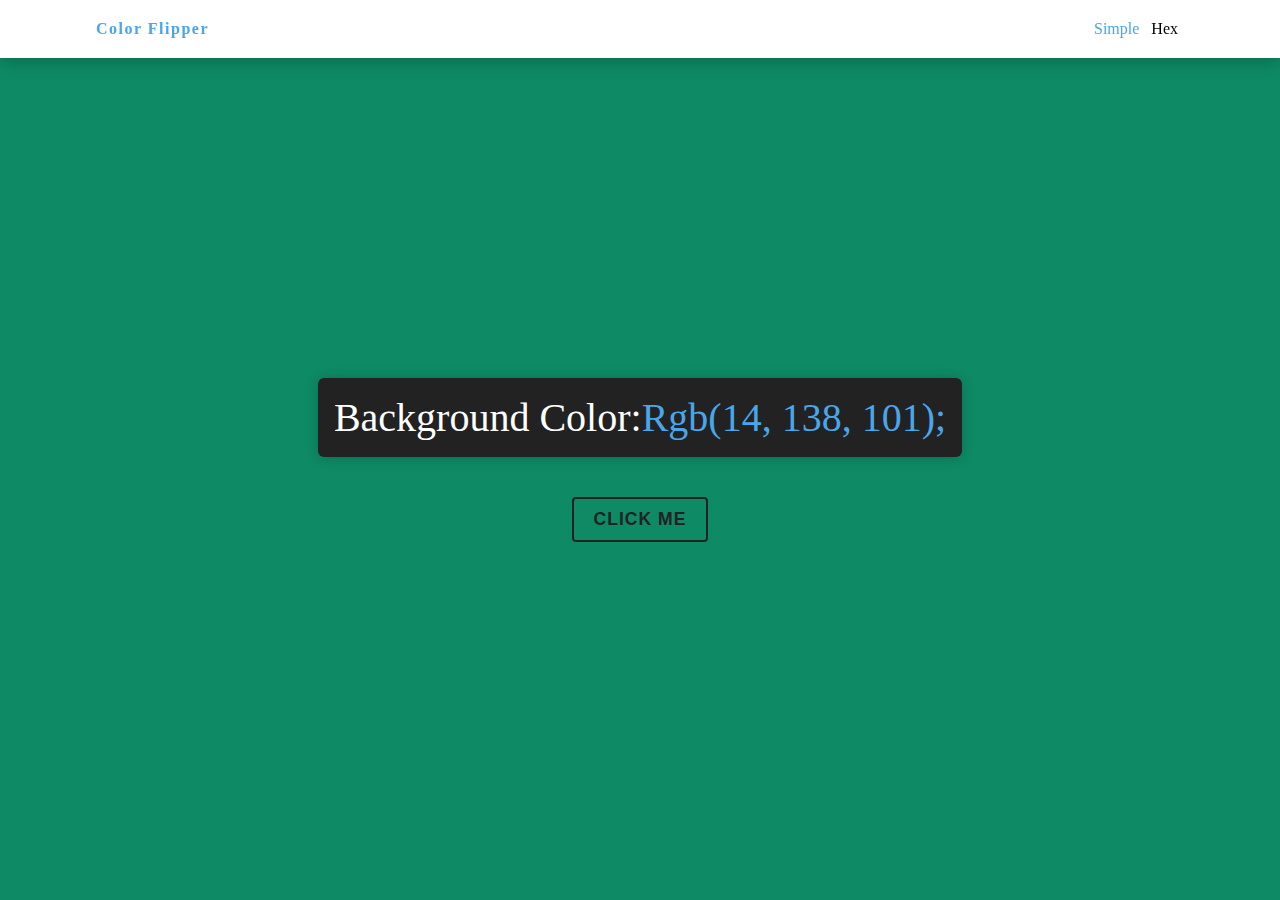
<file: color_flipper/index.html>
<!DOCTYPE html>
<html lang="en">
<head>
    <meta charset="UTF-8">
    <meta name="viewport" content="width=device-width, initial-scale=1.0">
    <title>Color Flipper</title>
    <link rel="stylesheet" href="style.css" />
</head>
<body>
    <!-- Content -->
    <main id="mainApp">
        <!-- Header -->
        <header id="appHeader">
            <div class="header-inner flex-row">
                <span class="logo">Color Flipper</span>
                <nav>
                    <ul class="color-modes flex-row">
                        <li id="simpleMode" class="active-mode">Simple</li>
                        <li id="hexMode">Hex</li>
                    </ul>
                </nav>
            </div>

        </header>
        <!-- Body -->
        <div id="appBody">
            <div class="upper-section flex-column">
                <div class="upper-section-inner flex-column">
                    <span class="current-color flex-row">Background Color: <strong> rgb(14, 138, 101);</strong></span>
                    <button id="changeBColorBtn">Click Me</button>
                </div>
            </div>
        </div>
    </main>
    <!-- scripts -->
    <script src="script.js"></script>
</body>
</html>
</file>
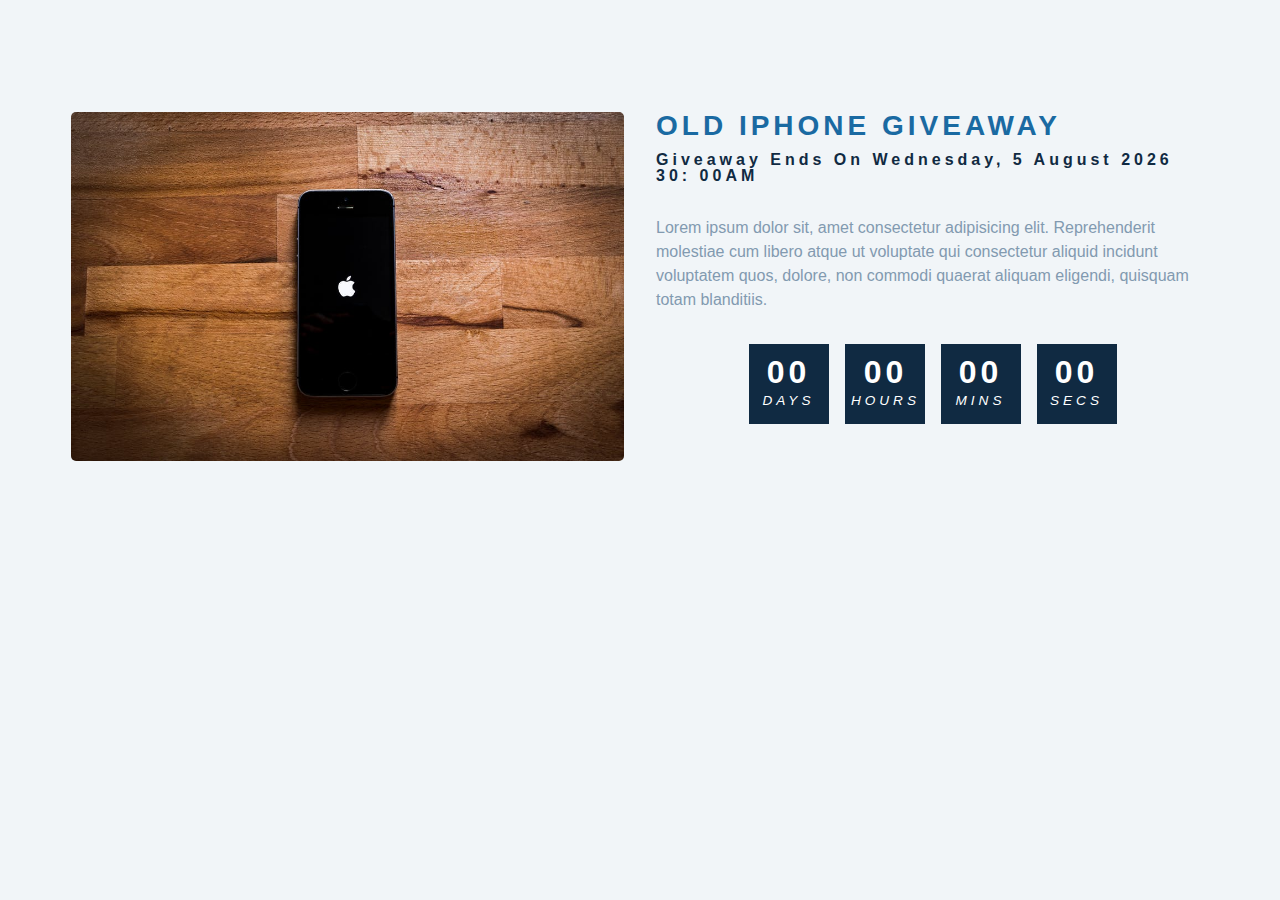
<file: countdown_timer/index.html>
<!DOCTYPE html>
<html lang="en">

<head>
    <meta charset="UTF-8">
    <meta name="viewport" content="width=device-width, initial-scale=1.0">
    <title>Countdown Timer</title>
    <!-- styles -->
    <link rel="stylesheet" href="style.css" />
</head>

<body>
    <!-- main app -->
    <main id="mainApp">
        <div id="appBody">
          <section class="giveaway-section">
                <img src="Assets/Images/gift.jpeg"  alt="giveaway iPhone" loading="lazy"/>
                <div class="giveaway-info-container">
                    <!-- section header -->
                    <div class="giveaway-info-header">
                        <h3>Old iphone giveaway</h3>
                        <h4>giveaway Ends On <span id="deadlineTime">Tuesday, 16 November 2021</span>AM</h4>   
                    </div>
                    <!-- section description -->
                    <p class="giveaway-description">Lorem ipsum dolor sit, amet consectetur adipisicing elit. Reprehenderit molestiae cum libero atque ut voluptate qui consectetur aliquid incidunt voluptatem quos, dolore, non commodi quaerat aliquam eligendi, quisquam totam blanditiis.</p>
                    <!-- section countdown cards -->
                    <div class="giveaway-countdowns flex-row">
                        <div class="deadline-card">
                            <div class="deadline-inner">
                                <h4 id="days">00</h4>
                                <i>Days</i>
                            </div>
                        </div>
                        <div class="deadline-card">
                            <div class="deadline-inner">
                                <h4 id="hours">00</h4>
                                <i>Hours</i>  
                            </div>
                        </div>
                        <div class="deadline-card">
                            <div class="deadline-inner">
                                <h4 id="minutes">00</h4>
                                <i>Mins</i>    
                            </div>
                        </div>
                        <div class="deadline-card">
                            <div class="deadline-inner">
                                <h4 id="seconds">00</h4>
                                <i>Secs</i>  
                            </div>
                        </div>
                    </div>
                </div>

          </section>
        </div>
    </main>
    <!-- scripts -->
    <script defer src="script.js"></script>
</body>

</html>
</file>
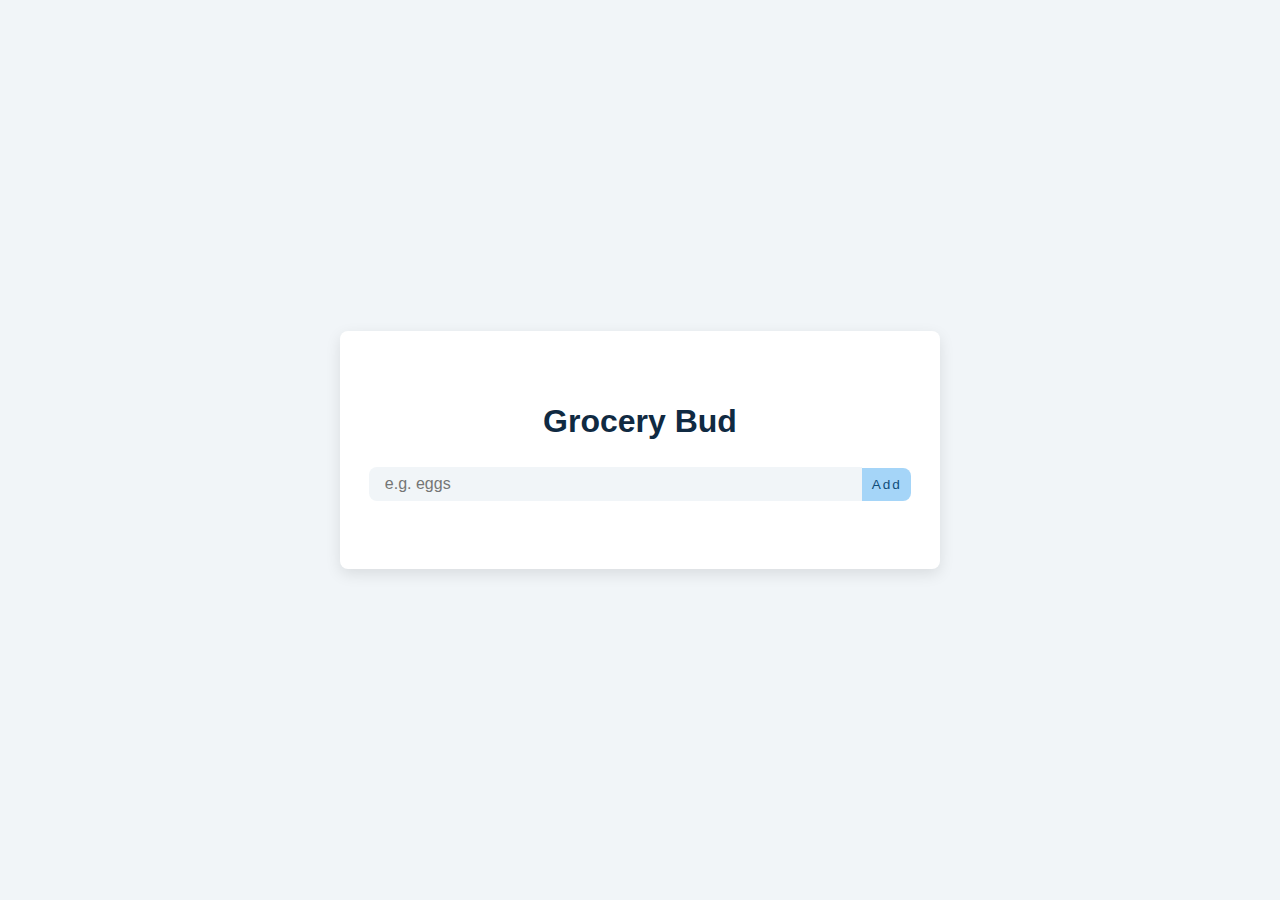
<file: grocery_crud/index.html>
<!DOCTYPE html>
<html lang="en">

<head>
    <meta charset="UTF-8">
    <meta name="viewport" content="width=device-width, initial-scale=1.0">
    <title>Grocery Crud</title>
    <!-- styles -->
    <link rel="stylesheet" href="style.css" />
    <!-- fontawesome -->
    <link rel="stylesheet" href="../fontawesome-free-5.15.4-web/css/all.min.css" />
    <!-- fonts -->
    <link href="https://fonts.googleapis.com/css?family=Great+Vibes&amp;display=swap" rel="stylesheet">
</head>

<body>
    <!-- main app -->
    <main id="mainApp">
        <div class="app-container">
            <div class="grocery-card">
                <div id="alertMsg" class="message success">
                    <p>error</p>
                </div>
                <!-- app title -->
                <h1>Grocery Bud</h1>
                <!-- form -->
                <form id="groceryForm" class="flex-row">
                    <input type="text" placeholder="e.g. eggs" id="groceryInput" />
                    <input type="submit" role="button" value="Add"  />
                </form>
                <!-- added items -->
                <ul id="groceryItems" class="flex-column">
                    <!-- items will be generated dynamically using js -->
                </ul>
                <div class="clear">
                     <span id="clearItems">Clear Items</span>
                </div>
            </div>
        </div>
    </main>
    <!-- scripts -->
    <script defer src="script.js"></script>
</body>

</html>
</file>
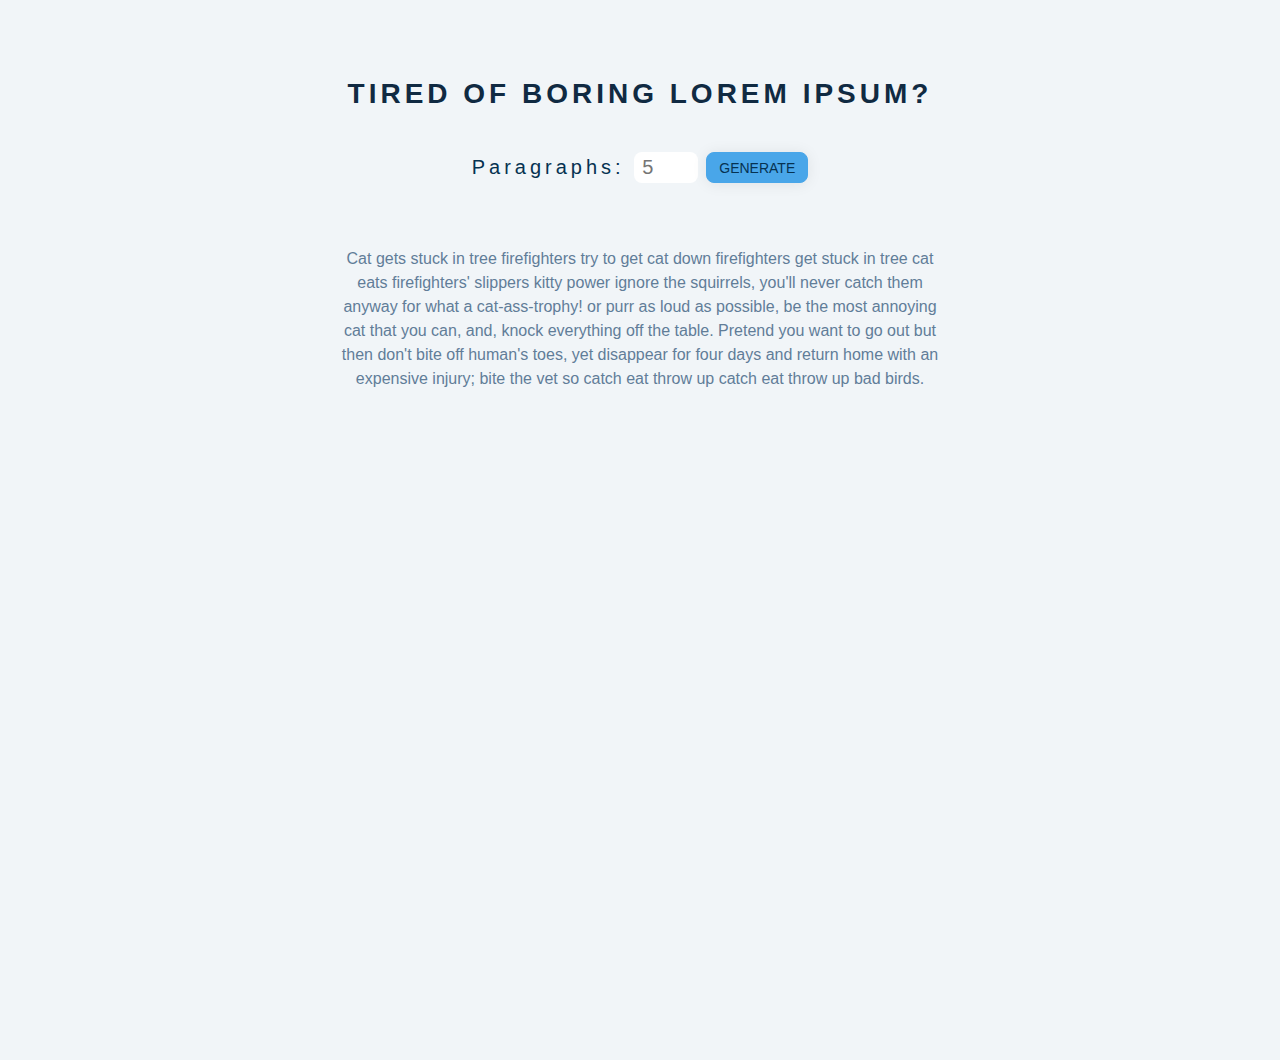
<file: lorem_ipsum/index.html>
<!DOCTYPE html>
<html lang="en">

<head>
    <meta charset="UTF-8">
    <meta name="viewport" content="width=device-width, initial-scale=1.0">
    <title>Lorem Ipsum</title>
    <!-- styles -->
    <link rel="stylesheet" href="style.css" />
</head>

<body>
    <!-- main app -->
    <main id="mainApp">
        <div id="appBody">
            <section class="paragraphs-section">
                    <h3 class="app-title">TIRED OF BORING LOREM IPSUM?</h3>
                    <form class="paragraph-form flex-row">
                        <label for="amount">Paragraphs:</label>
                        <input type="number" id="amount" class="paragraphs-input" min="0" max="10" name="amount" placeholder="5"/>
                        <input type="submit" role="button" value="Generate" class="generate-btn" />
                    </form>
                    <ul class="paragraphs-list">
                        <li><p>Cat gets stuck in tree firefighters try to get cat down firefighters get stuck in tree cat eats firefighters' slippers kitty power ignore the squirrels, you'll never catch them anyway for what a cat-ass-trophy! or purr as loud as possible, be the most annoying cat that you can, and, knock everything off the table. Pretend you want to go out but then don't bite off human's toes, yet disappear for four days and return home with an expensive injury; bite the vet so catch eat throw up catch eat throw up bad birds.</p></li>
                    </ul>
            </section>

            
        </div>
    </main>
    <!-- scripts -->
    <script defer src="script.js"></script>
</body>

</html>
</file>
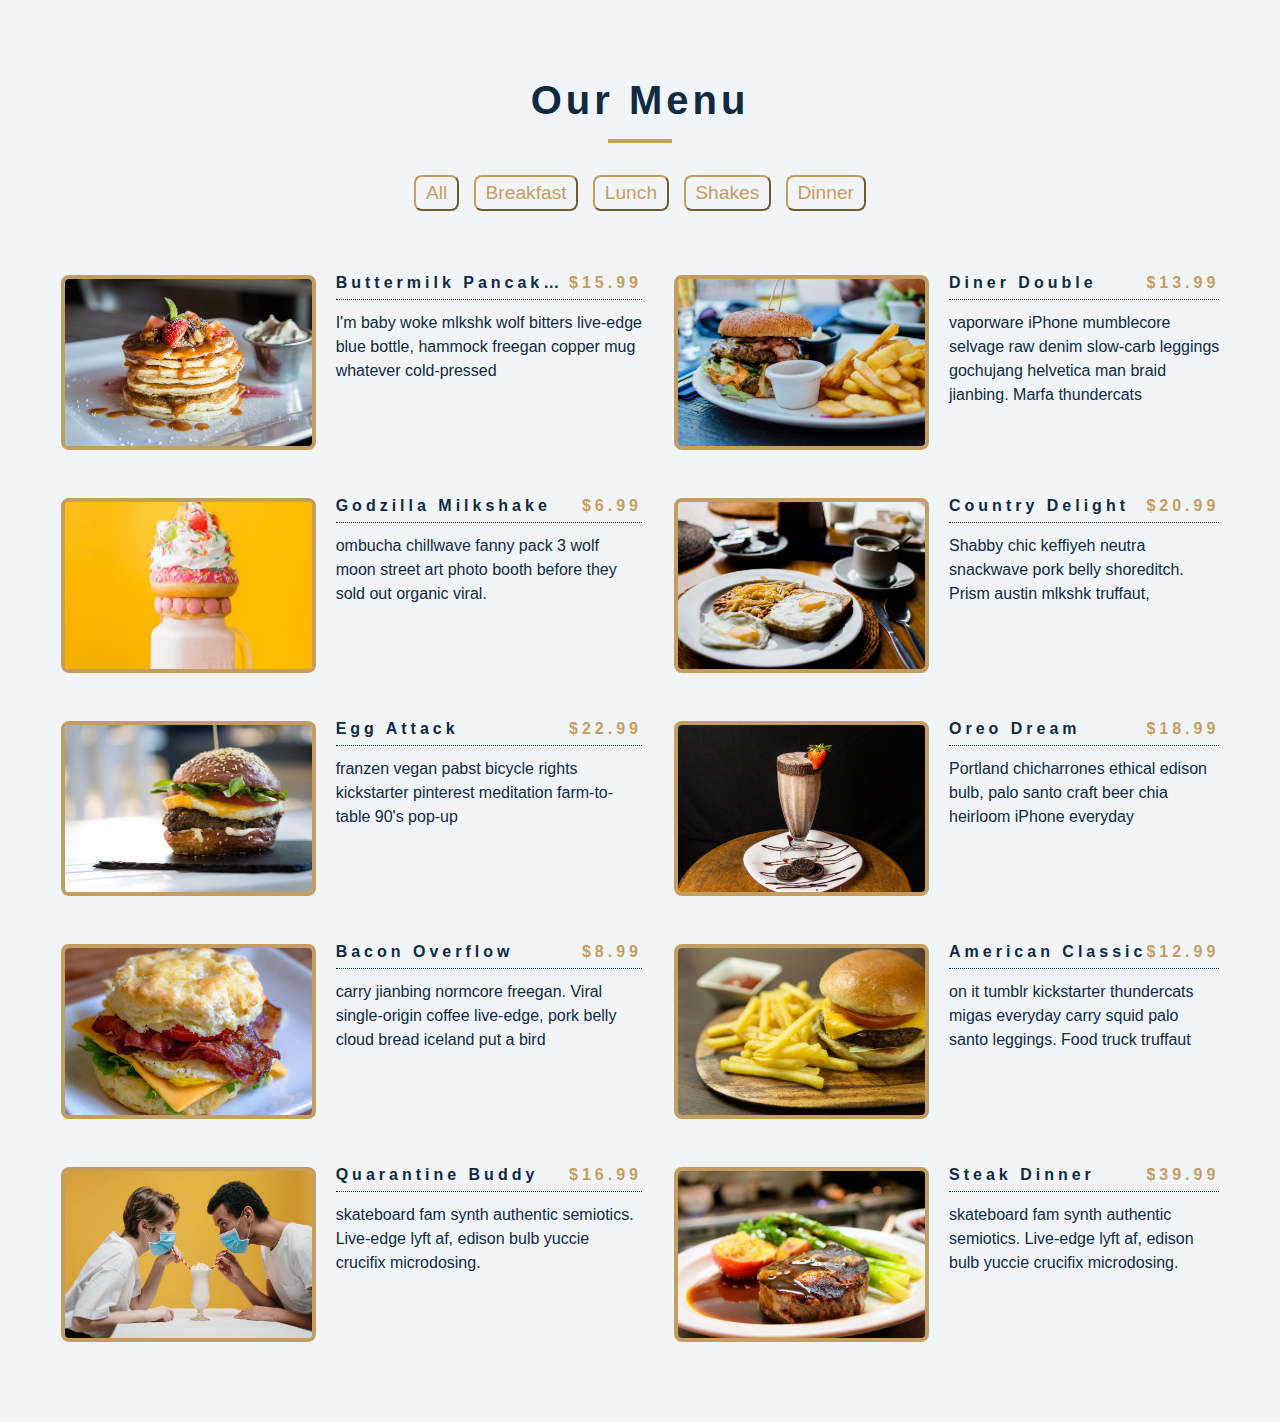
<file: menu/index.html>
<!DOCTYPE html>
<html lang="en">

<head>
    <meta charset="UTF-8">
    <meta name="viewport" content="width=device-width, initial-scale=1.0">
    <title>Menu</title>
    <!-- styles -->
    <link rel="stylesheet" href="style.css" />
</head>

<body>
    <!-- main app -->
    <main id="mainApp">
        <div id="appBody">
            <div class="section-title">
                <h1>Our Menu</h1>
                <div class="title-underline"></div>
            </div>
            <div class="tools-box flex-row">
                    <button data-id="all">All</button>
                    <button data-id="breakfast">Breakfast</button>
                    <button data-id="lunch">Lunch</button>
                    <button data-id="shakes">Shakes</button>
                    <button data-id="dinner">Dinner</button>
            </div>
            <div id="menuList">
                <ul id="menuUL"></ul>
            </div>
        </div>
    </main>
    <!-- scripts -->
    <script defer src="script.js"></script>
</body>

</html>
</file>
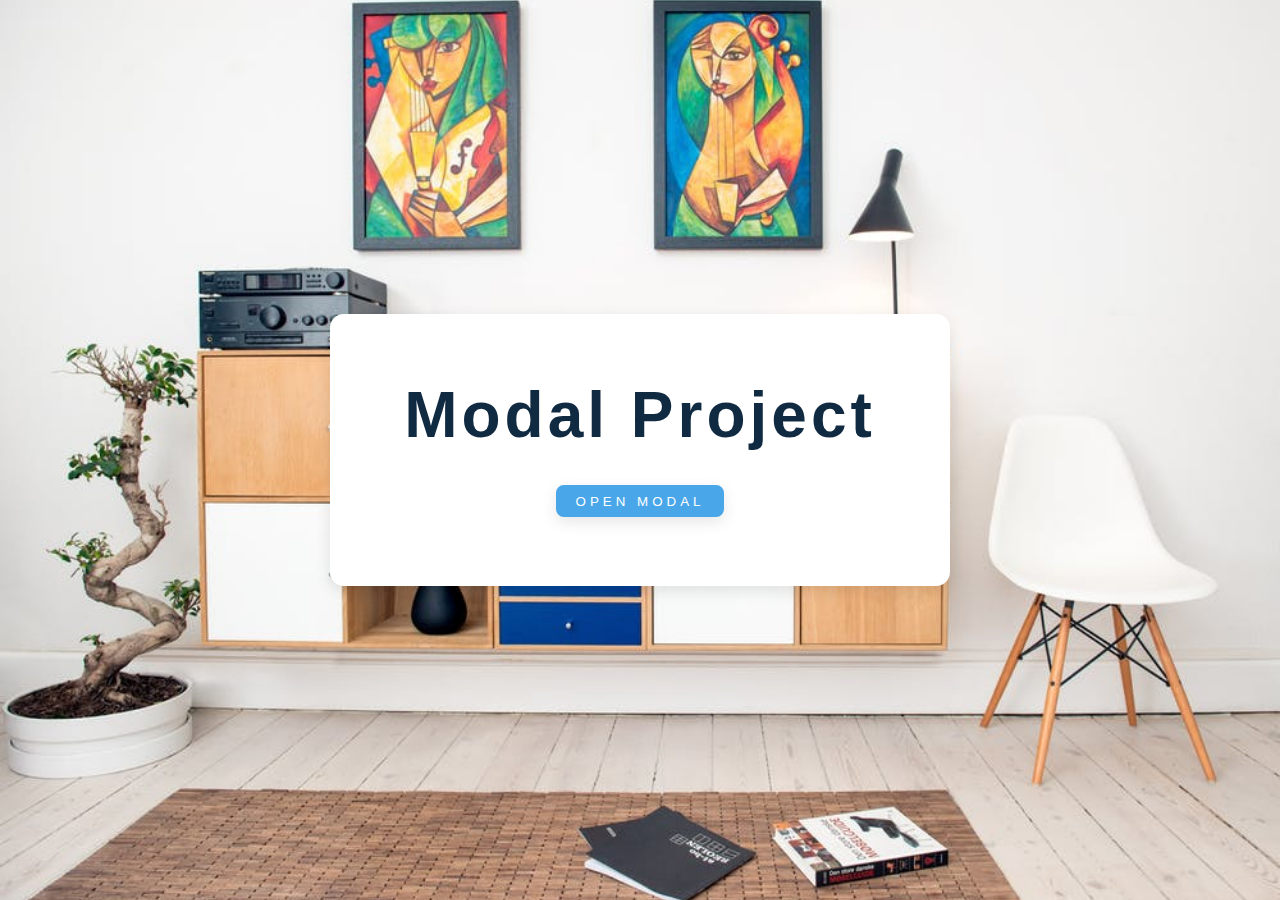
<file: modal/index.html>
<!DOCTYPE html>
<html lang="en">
<head>
    <meta charset="UTF-8">
    <meta name="viewport" content="width=device-width, initial-scale=1.0">
    <title>Modal</title>
    <!-- styles -->
    <link rel="stylesheet" href="style.css" />
</head>
<body>
    <!-- modal(s) -->
    <div id="mainModal">
        <div id="backdrop" class="backdrop"></div>
        <div class="modal-inner">
                <div class="modal-content card">
                    <!-- modal header -->
                    <div class="modal-header flex-row">
                        <span id="closeModal">&times;</span>
                    </div>
                    <!-- modal body -->
                    <div class="modal-body">
                        <h1>Modal Content</h1>
                    </div>
                    <!-- modal footer -->
                    <div class="modal-footer"></div>
                </div>
        </div>
    </div>
    <!-- main app -->
    <main id="mainApp" class="flex-column">
        <!-- header -->
        <header class="main-header"></header>
        <!-- app body -->
        <div id="appBody">
            <div class="hero">
                <div class="hero-inner card">
                    <h1>Modal Project</h1>
                    <div class="btns-box flex-column">
                        <button id="openModal">Open modal</button>
                    </div>
                </div>
            </div>
        </div>
    </main>
    <!-- scripts -->
    <script defer src="script.js"></script>
</body>
</html>
</file>
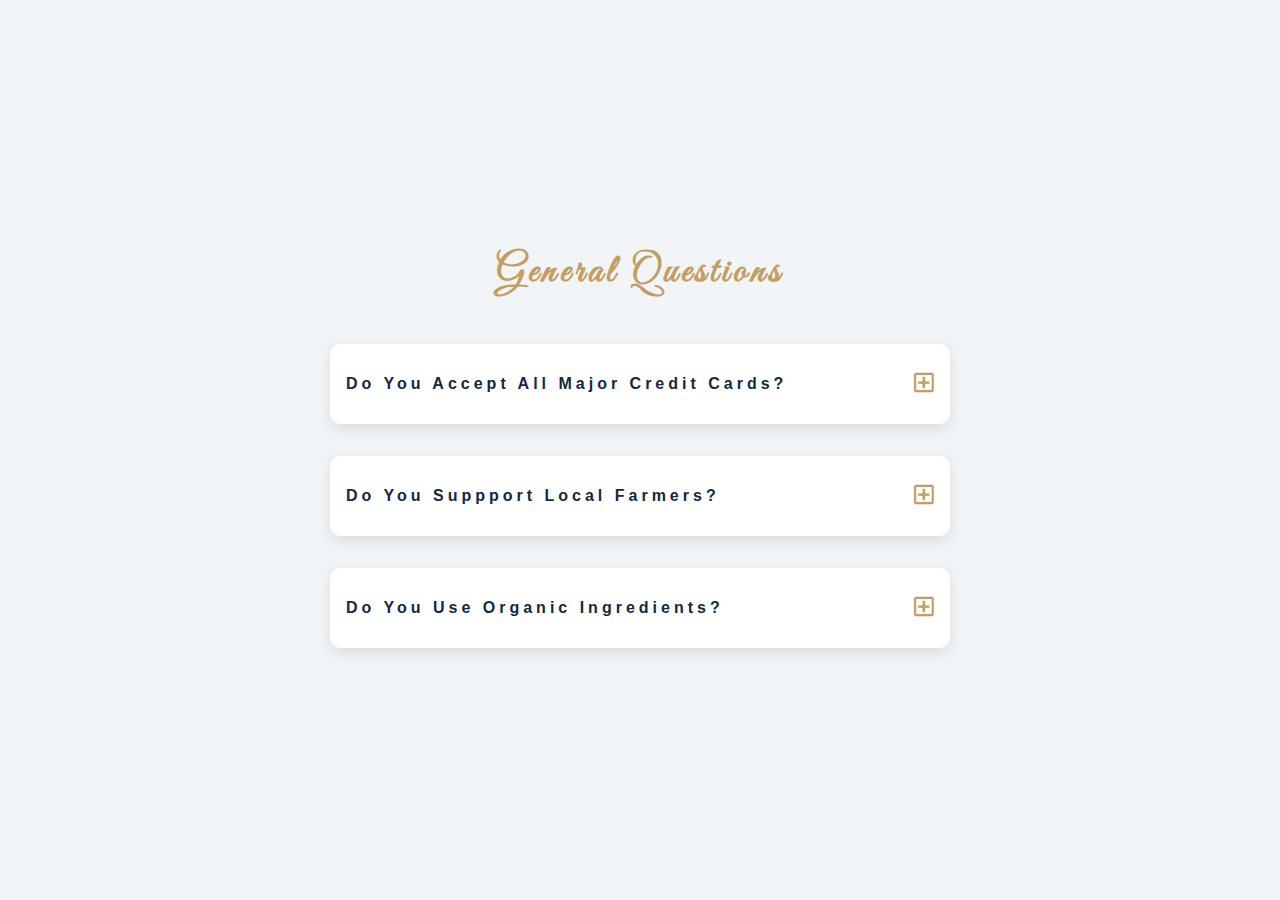
<file: questions/index.html>
<!DOCTYPE html>
<html lang="en">

<head>
    <meta charset="UTF-8">
    <meta name="viewport" content="width=device-width, initial-scale=1.0">
    <title>Q & A</title>
    <!-- styles -->
    <link rel="stylesheet" href="style.css" />
    <!-- fontawesome -->
    <link rel="stylesheet" href="../fontawesome-free-5.15.4-web/css/all.min.css" />
    <!-- fonts -->
    <link href="https://fonts.googleapis.com/css?family=Great+Vibes&amp;display=swap" rel="stylesheet">
</head>

<body>
    <!-- main app -->
    <main id="mainApp">
        <div class="questions-container">
            <div class="questions-inner">
                <!-- main title -->
                <h1>General Questions</h1>
                <!-- questions list -->
                <ul class="quiz-items flex-column">
                    <!-- question #1 -->
                    <li class="quiz-container">
                        <div class="quiz-header flex-row">
                            <!-- question title -->
                            <h5 class="quiz">Do You Accept All Major Credit Cards?</h5>
                            <button class="quiz-btn">
                                <i class="far fa-plus-square"></i>
                                <i class="far fa-minus-square"></i>
                            </button>
                        </div>
                        <!-- answer -->
                        <div class="answer">
                            Lorem ipsum dolor sit amet, consectetur adipisicing elit. Est dolore illo dolores quia nemo
                            doloribus quaerat, magni numquam repellat reprehenderit.
                        </div>
                    </li>
                    <!-- question #2 -->
                    <li class="quiz-container">
                        <div class="quiz-header flex-row">
                            <!-- question title -->
                            <h5 class="quiz">Do You Suppport Local Farmers?</h5>
                            <button class="quiz-btn">
                                <i class="far fa-plus-square"></i>
                                <i class="far fa-minus-square"></i>
                            </button>
                        </div>
                        <!-- answer -->
                        <div class="answer">
                            Lorem ipsum dolor sit amet, consectetur adipisicing elit. Est dolore illo dolores quia nemo
                            doloribus quaerat, magni numquam repellat reprehenderit.
                        </div>
                    </li>
                    <!-- question #3 -->
                    <li class="quiz-container">
                        <div class="quiz-header flex-row">
                            <!-- question title -->
                            <h5 class="quiz">Do You Use Organic Ingredients?</h5>
                            <button class="quiz-btn">
                                <i class="far fa-plus-square"></i>
                                <i class="far fa-minus-square"></i>
                            </button>
                        </div>
                        <!-- answer -->
                        <div class="answer">
                            Lorem ipsum dolor sit amet, consectetur adipisicing elit. Est dolore illo dolores quia nemo
                            doloribus quaerat, magni numquam repellat reprehenderit.
                        </div>
                    </li>

                </ul>
            </div>
        </div>
    </main>
    <!-- scripts -->
    <script defer src="script.js"></script>
</body>

</html>
</file>
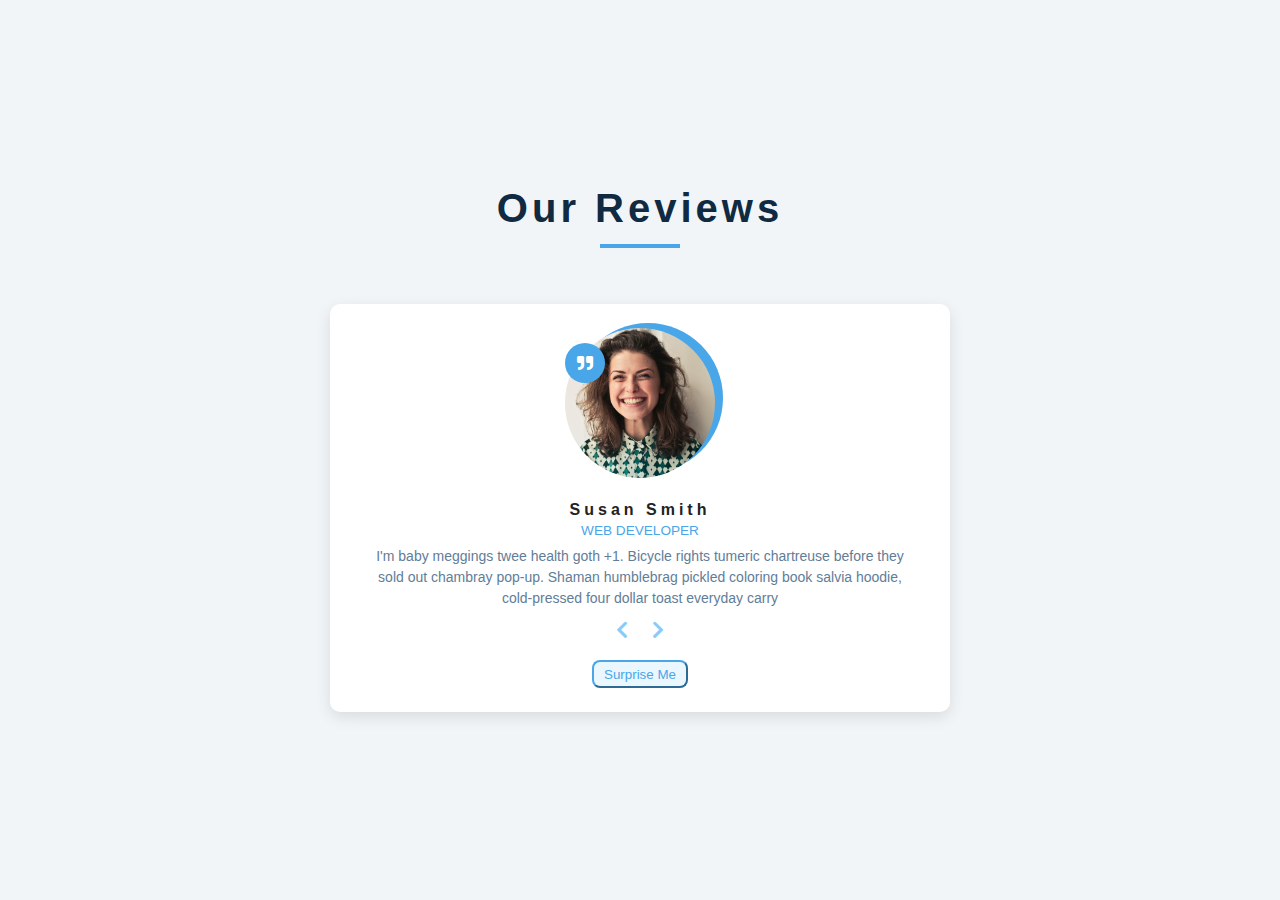
<file: reviews/index.html>
<!DOCTYPE html>
<html lang="en">
<head>
    <meta charset="UTF-8">
    <meta name="viewport" content="width=device-width, initial-scale=1.0">
    <title>Reviews/Quotes</title>
    <!-- styles -->
    <link rel="stylesheet" href="style.css" />
    <!-- font awesome -->
    <link rel="stylesheet" href="../fontawesome-free-5.15.4-web/css/all.min.css" />
</head>
<body>
    <!-- main app -->
    <main id="mainApp" class="flex-column">
        <div class="app-inner">
            <!-- title -->
            <h1 class="title">
                Our Reviews
                <span class="title-underline" aria-label="decorative underline"></span>
            </h1>
            <!-- review card -->
            <article id="reviewCard" class="review-card">
                <div class="img-container">
                   <img id="authorImg" class="user-img" src="Assets/People/person-1_rfzshl.jpeg" alt="Susan Smith"/>   
                </div>
                <div class="review-inner">
                    <h4 id="author">Susan Smith</h4>
                    <h5 id="role">Web developer</h5>
                    <p id="quote">I'm baby meggings twee health goth +1. Bicycle rights tumeric chartreuse before they sold out chambray pop-up. Shaman humblebrag pickled coloring book salvia hoodie, cold-pressed four dollar toast everyday carry</p>
                    <!-- swipe to buttons -->
                    <div class="switch-btns">
                        <button id="swipeLeft"><i class="fas fa-chevron-left"></i></button>
                        <button id="swipeRight"><i class="fas fa-chevron-right"></i></button>
                    </div>
                    <!-- random button -->
                    <button id="randomBtn">Surprise Me</button>
                </div>
            </article>
        </div>
    </main>
    <!-- scripts -->
    <script defer src="script.js"></script>
</body>
</html>
</file>
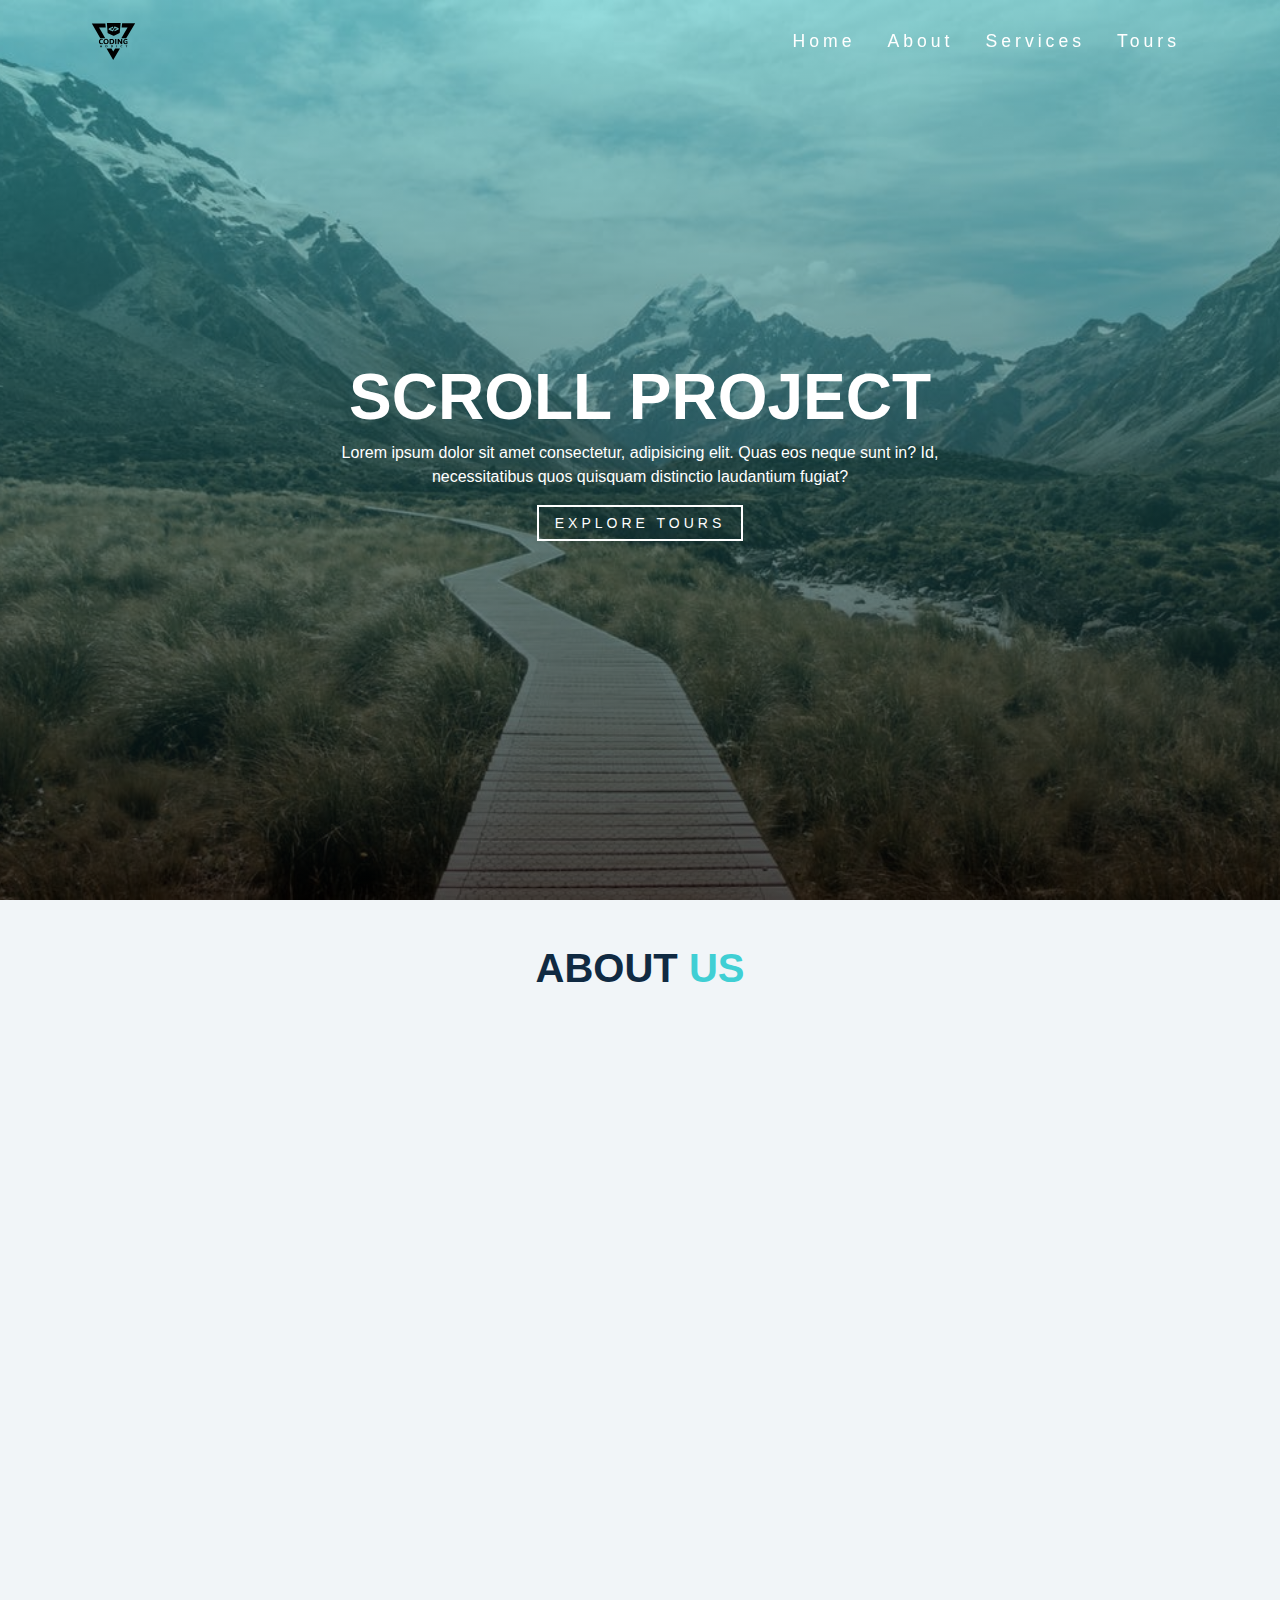
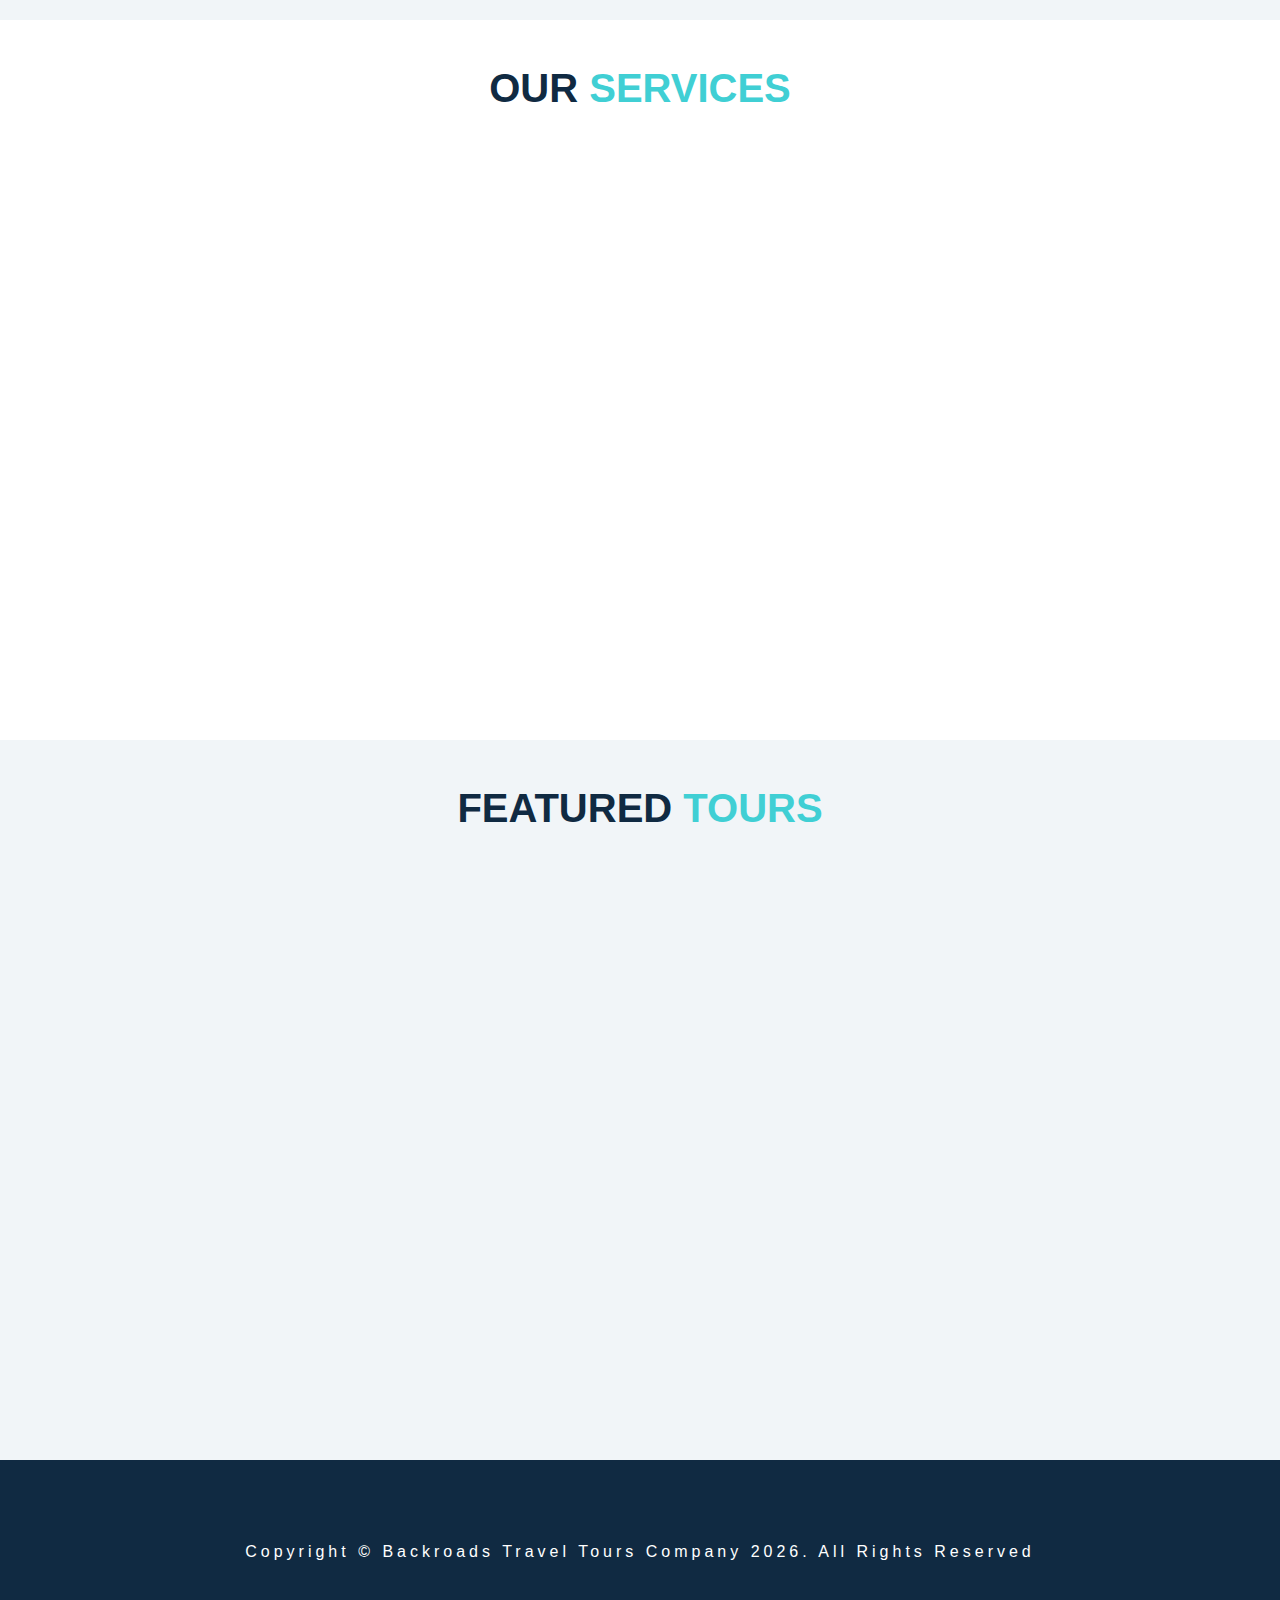
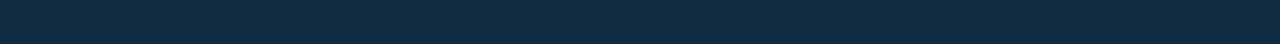
<file: scroll/index.html>
<!DOCTYPE html>
<html lang="en">

<head>
    <meta charset="UTF-8">
    <meta name="viewport" content="width=device-width, initial-scale=1.0">
    <title>Scroll</title>
    <!-- styles -->
    <link rel="stylesheet" href="style.css" />
    <!-- fontawesome -->
    <link rel="stylesheet" href="../fontawesome-free-5.15.4-web/css/all.min.css" />
    <!-- fonts -->
    <link href="https://fonts.googleapis.com/css?family=Great+Vibes&amp;display=swap" rel="stylesheet">
</head>

<body>
    <!-- modals & fixed buttons -->
    <span id="scrollMeUp"><i class="fas fa-arrow-circle-up"></i></span>
    <!-- main app -->
    <main id="mainApp">
        <!-- header -->
        <header id="mainHeader" class="flex-row">
            <div class="header-inner flex-row">
                    <div class="logo-container flex-row">
                        <img class="logo" src="Assets/Images/logo.svg" alt="logo" loading="lazy"/>
                        <span class="menu-btn" id="menuBtn"><i class="fas fa-bars"></i></span>
                    </div>
                    <nav class="navbar" id="navContainer">
                        <ul class="nav-links flex-row">
                            <li><a href="#home" class="nav-link">Home</a></li>
                            <li><a href="#about" class="nav-link">About</a></li>
                            <li><a href="#services" class="nav-link">Services</a></li>
                            <li><a href="#tours" class="nav-link">Tours</a></li>
                        </ul>
                    </nav>   
            </div>
        </header>  
        <!-- hero -->
        <section id="home" class="hero">
            <div class="hero-inner">
                <h2>SCROLL PROJECT</h2>
                <p>Lorem ipsum dolor sit amet consectetur, adipisicing elit. Quas eos neque sunt in? Id, necessitatibus quos quisquam distinctio laudantium fugiat?</p>
                <a href="#tours" class="explore-btn">Explore Tours</a>
            </div>
        </section> 
        <!-- website sections -->
        <section id="about" class="about-us home-section">
            <h3 class="section-title">About <span>Us</span></h3>
        </section>
        <section id="services" class="services home-section">
            <h3 class="section-title">Our <span>Services</span></h3>
        </section>
        <section id="tours" class="tours home-section">
            <h3 class="section-title">Featured <span>Tours</span></h3>
        </section>
        
    </main>
    <!-- footer -->
    <footer class="footer">
        <p>Copyright © Backroads Travel Tours Company <span id="year">2021</span>. All Rights Reserved</p>
    </footer>
    <!-- scripts -->
    <script defer src="script.js"></script>
</body>

</html>
</file>
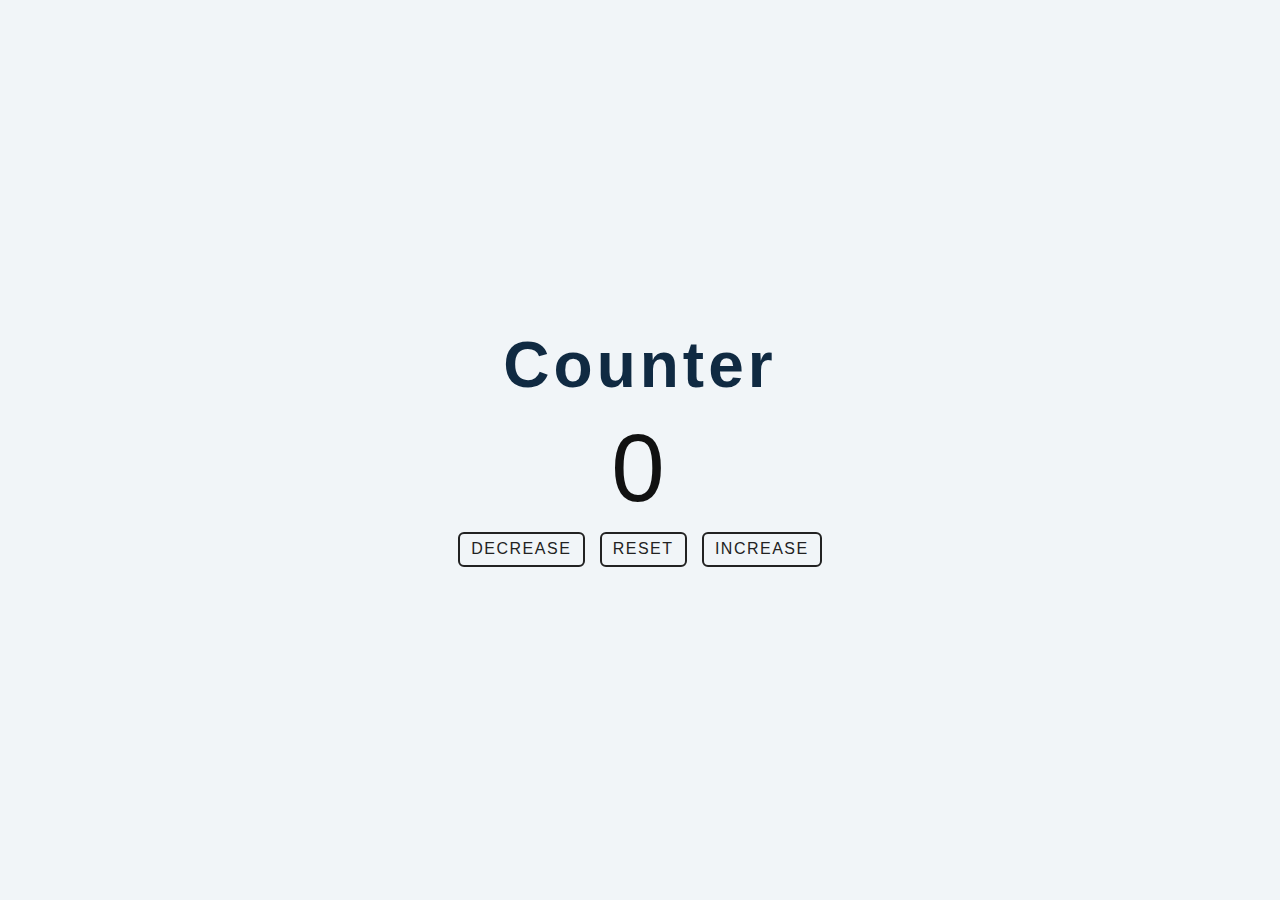
<file: simple_counter/index.html>
<!DOCTYPE html>
<html lang="en">
<head>
    <meta charset="UTF-8">
    <meta name="viewport" content="width=device-width, initial-scale=1.0">
    <title>Simple Counter</title>
    <link rel="stylesheet" href="style.css"/>
</head>
<body>
    <main id="mainApp" class="flex-column">
        <div class="counter-inner flex-column">
            <h1>Counter</h1>
            <span class="current-count">0</span>
            <div class="control-btns flex-row">
                <button id="decreaseBtn">Decrease</button>
                <button id="resetBtn">Reset</button>
                <button id="increaseBtn">Increase</button>
            </div>
        </div>
    </main>
    <!-- scripts -->
    <script defer src="script.js"></script>
</body>
</html>
</file>
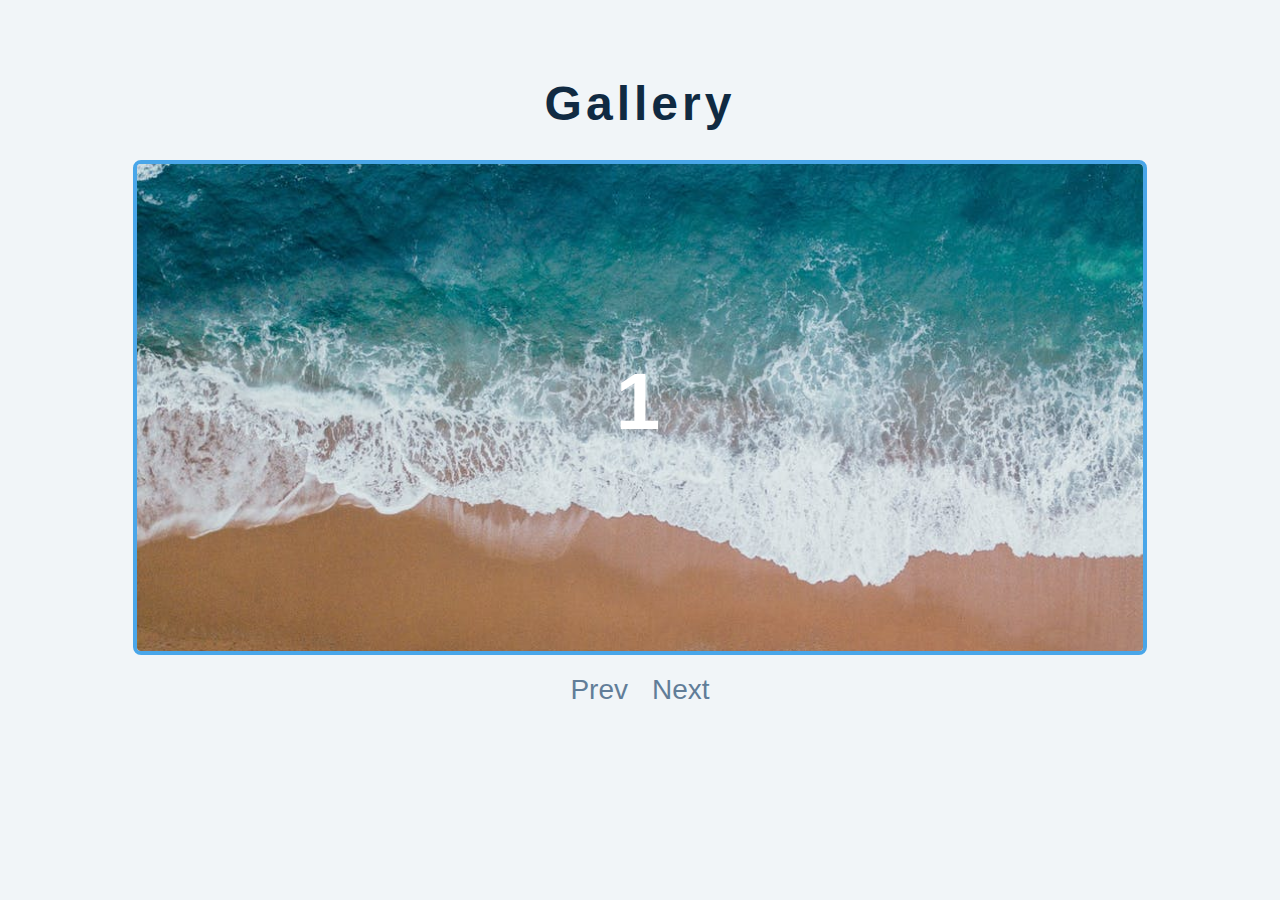
<file: slider/index.html>
<!DOCTYPE html>
<html lang="en">

<head>
    <meta charset="UTF-8">
    <meta name="viewport" content="width=device-width, initial-scale=1.0">
    <title>Slider</title>
    <!-- styles -->
    <link rel="stylesheet" href="style.css" />
</head>

<body>
    <!-- main app -->
    <main id="mainApp">
        <div id="appBody">
            <h1>Gallery</h1>
            <section class="slider-section">
                <!-- slides -->
                <ul class="slider-items-list">
                    <!-- first slide -->
                    <li class="slider-item">
                        <div class="slider-container">
                            <img src="Assets/Images/img-1.jpeg" alt="beach" loading="lazy">
                            <div class="slider-item-inner flex-column">
                                <h2 class="slider-number">1</h2>
                            </div>
                        </div>
                    </li>
                    <!-- second slide -->
                    <li class="slider-item">
                        <div class="slider-container">
                            <img src="Assets/Images/img-2.jpeg" alt="beach" loading="lazy">
                            <div class="slider-item-inner flex-column">
                                <h2 class="slider-number">2</h2>
                            </div>
                        </div>
                    </li>
                    <!-- third slide -->
                    <li class="slider-item">
                        <div class="slider-container">
                            <img src="Assets/Images/img-3.jpeg" alt="beach" loading="lazy">
                            <div class="slider-item-inner flex-column">
                                <h2 class="slider-number">3</h2>
                            </div>
                        </div>
                    </li>
                    <!-- forth slide -->
                    <li class="slider-item">
                        <div class="slider-container">
                            <img src="Assets/Images/img-4.jpeg" alt="beach" loading="lazy">
                            <div class="slider-item-inner flex-column">
                                <h2 class="slider-number">4</h2>
                            </div>
                        </div>
                    </li>
                    <!-- forth slide -->
                    <li class="slider-item">
                        <div class="slider-container">
                            <img src="Assets/Images/img-5.jpeg" alt="beach" loading="lazy">
                            <div class="slider-item-inner flex-column">
                                <h2 class="slider-number">5</h2>
                            </div>
                        </div>
                    </li>
                </ul>
                <!-- tool box -->
                <div class="slider-btns flex-row">
                    <button role="button" data-direction="left" class="prevSlide">
                        Prev
                    </button>
                    <button role="button" data-direction="right" class="nextSlide">
                        Next
                    </button>
                </div>
            </section>
        </div>
    </main>
    <!-- scripts -->
    <script defer src="script.js"></script>
</body>

</html>
</file>
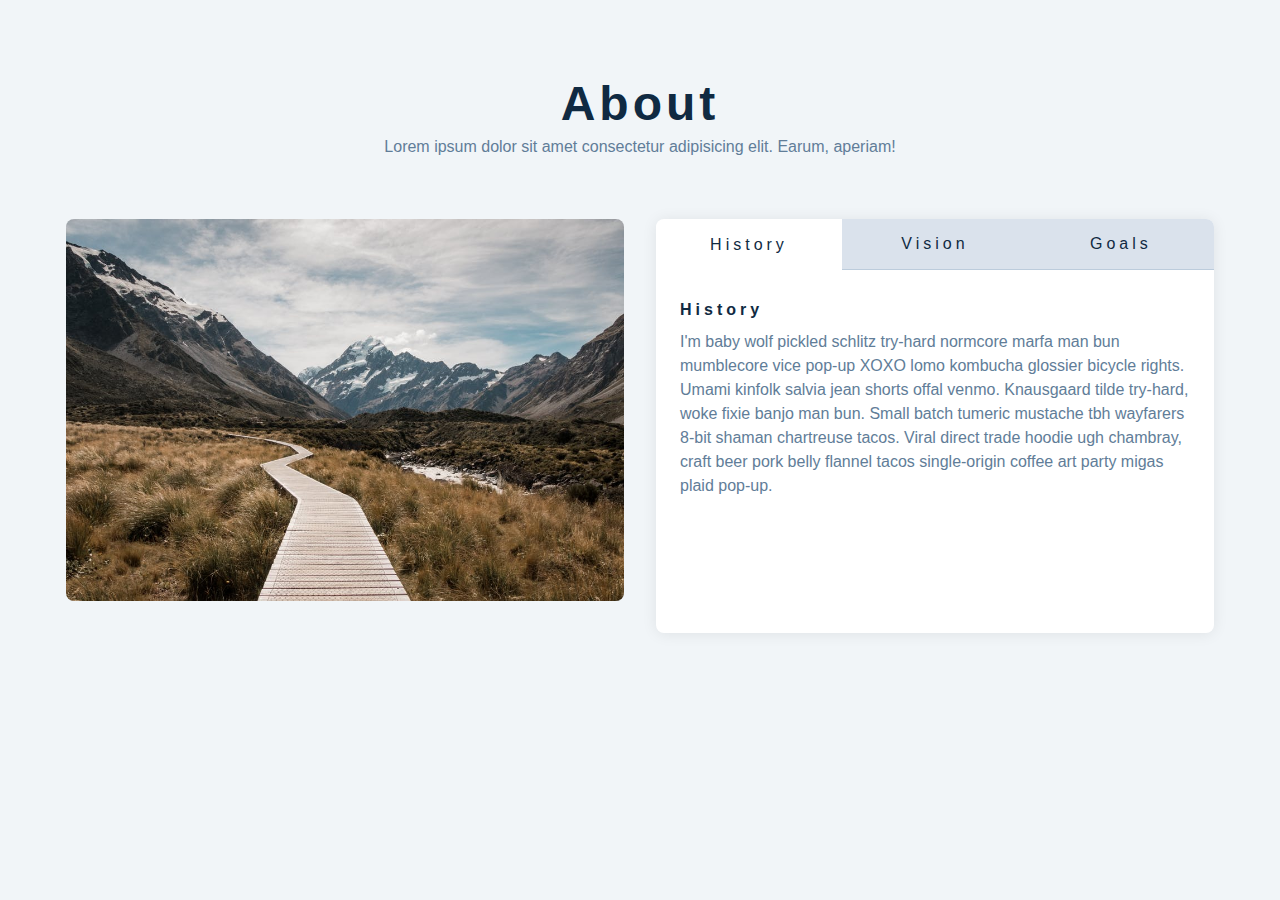
<file: tabs/index.html>
<!DOCTYPE html>
<html lang="en">

<head>
    <meta charset="UTF-8">
    <meta name="viewport" content="width=device-width, initial-scale=1.0">
    <title>Tabs</title>
    <!-- styles -->
    <link rel="stylesheet" href="style.css" />
</head>

<body>
    <!-- main app -->
    <main id="mainApp">
        <div id="appBody">
           <div class="title-box">
                <h1>About</h1>
                <p>Lorem ipsum dolor sit amet consectetur adipisicing elit. Earum, aperiam!</p>
           </div>
           <div class="app-inner">
                <img src="Assets/Images/hero-bcg.jpeg" alt="mountains" loading="lazy"/>
                <section class="tabs-section">
                        <div class="tabs-header" id="tabsHeader">
                            <button data-id="history" class="active-tab">History</button>
                            <button data-id="vision">Vision</button>
                            <button data-id="goals">Goals</button>
                        </div>
                        <div class="current-tab-body" id="tabsBody">
                            <!-- dynamic data flow -->
                        </div>
                </section>
           </div>
        </div>
    </main>
    <!-- scripts -->
    <script defer src="script.js"></script>
</body>

</html>
</file>
<file: color_flipper/style.css>
* {
  margin: 0;
  padding: 0;
  -webkit-box-sizing: border-box;
          box-sizing: border-box;
}

html, body {
  width: 100%;
}

body {
  margin: 0;
  overflow-x: hidden;
}

:root {
  --clr-black: #222;
  --clr-white: #fff;
  --clr-blue: hsl(205, 78%, 60%);
  --container-side-paddings: 6rem;
  --trans-quick: all 0.2s linear;
}

.flex-row {
  display: -webkit-box;
  display: -ms-flexbox;
  display: flex;
  -webkit-box-orient: horizontal;
  -webkit-box-direction: normal;
      -ms-flex-direction: row;
          flex-direction: row;
}

.flex-column {
  display: -webkit-box;
  display: -ms-flexbox;
  display: flex;
  -webkit-box-orient: vertical;
  -webkit-box-direction: normal;
      -ms-flex-direction: column;
          flex-direction: column;
}

#mainApp #appHeader {
  background-color: var(--clr-white);
  position: fixed;
  top: 0;
  left: 0;
  width: 100%;
  z-index: 20;
  -webkit-box-shadow: 0 5px 15px rgba(0, 0, 0, 0.2);
          box-shadow: 0 5px 15px rgba(0, 0, 0, 0.2);
}

#mainApp #appHeader .header-inner {
  margin: 0 auto;
  padding: 0 var(--container-side-paddings);
  width: 100%;
  -webkit-box-align: center;
      -ms-flex-align: center;
          align-items: center;
  -webkit-box-pack: justify;
      -ms-flex-pack: justify;
          justify-content: space-between;
}

#mainApp #appHeader .header-inner .logo {
  color: var(--clr-blue);
  font-size: 1rem;
  font-weight: 600;
  letter-spacing: 1.5px;
}

#mainApp #appHeader .header-inner nav ul.color-modes {
  list-style: none;
  padding: 0;
}

#mainApp #appHeader .header-inner nav ul.color-modes .active-mode {
  color: var(--clr-blue);
}

#mainApp #appHeader .header-inner nav ul.color-modes li {
  padding: 20px 6px;
  margin-left: 10px;
  text-transform: capitalize;
  -webkit-transition: var(--trans-quick);
  transition: var(--trans-quick);
  cursor: pointer;
}

#mainApp #appHeader .header-inner nav ul.color-modes li:last-of-type {
  margin-left: 0;
}

#mainApp #appBody {
  background-color: #0e8a65;
  width: 100%;
}

#mainApp #appBody .upper-section {
  padding-top: 20px;
  min-height: 100vh;
  width: 100%;
  height: 100%;
  -webkit-box-align: center;
      -ms-flex-align: center;
          align-items: center;
  -webkit-box-pack: center;
      -ms-flex-pack: center;
          justify-content: center;
}

#mainApp #appBody .upper-section .upper-section-inner {
  display: inline;
}

#mainApp #appBody .upper-section .upper-section-inner .current-color {
  -webkit-box-pack: center;
      -ms-flex-pack: center;
          justify-content: center;
  -ms-flex-wrap: wrap;
      flex-wrap: wrap;
  background-color: var(--clr-black);
  border-radius: 6px;
  padding: 1rem;
  font-size: 2.5rem;
  margin-bottom: 2.5rem;
  font-weight: 500;
  color: var(--clr-white);
  -webkit-box-shadow: 0px 1px 13px rgba(0, 0, 0, 0.2);
          box-shadow: 0px 1px 13px rgba(0, 0, 0, 0.2);
  overflow-x: hidden;
}

#mainApp #appBody .upper-section .upper-section-inner .current-color strong {
  font-size: inherit;
  font-weight: inherit;
  color: var(--clr-blue);
  text-transform: capitalize;
}

#mainApp #appBody .upper-section .upper-section-inner button#changeBColorBtn {
  padding: 0.6rem 1.2rem;
  border-radius: 4px;
  text-transform: uppercase;
  background-color: transparent;
  font-family: "Roboto", sans-serif;
  color: var(--clr-black);
  letter-spacing: 1px;
  -webkit-transition: var(--trans-quick);
  transition: var(--trans-quick);
  display: -webkit-box;
  display: -ms-flexbox;
  display: flex;
  margin: 0 auto;
  cursor: pointer;
  border: 2px solid var(--clr-black);
  font-weight: 600;
  font-size: 1.1rem;
}

#mainApp #appBody .upper-section .upper-section-inner button#changeBColorBtn:hover {
  background-color: var(--clr-black);
  color: var(--clr-white);
}

@media only screen and (max-width: 800px) {
  :root {
    --container-side-paddings: 2rem;
  }
}

@media only screen and (max-width: 670px) {
  :root {
    --container-side-paddings: 1rem;
  }
  #mainApp #appBody .upper-section .upper-section-inner {
    width: 90%;
  }
  #mainApp #appBody .upper-section .upper-section-inner .current-color {
    font-size: 1.5rem;
  }
  #mainApp #appBody .upper-section .upper-section-inner button#changeBColorBtn {
    font-size: 1rem;
  }
}
/*# sourceMappingURL=style.css.map */
</file>
<file: countdown_timer/style.css>
*, ::after, ::before {
  margin: 0;
  padding: 0;
  -webkit-box-sizing: border-box;
          box-sizing: border-box;
}

html, body {
  width: 100%;
}

:root {
  --clr-primary-1: hsl(205, 86%, 17%);
  --clr-primary-2: hsl(205, 77%, 27%);
  --clr-primary-3: hsl(205, 72%, 37%);
  --clr-primary-4: hsl(205, 63%, 48%);
  --clr-primary-5: hsl(205, 78%, 60%);
  --clr-primary-6: hsl(205, 89%, 70%);
  --clr-primary-7: hsl(205, 90%, 76%);
  --clr-primary-8: hsl(205, 86%, 81%);
  --clr-primary-9: hsl(205, 90%, 88%);
  --clr-primary-10: hsl(205, 100%, 96%);
  --clr-grey-1: hsl(209, 61%, 16%);
  --clr-grey-2: hsl(211, 39%, 23%);
  --clr-grey-3: hsl(209, 34%, 30%);
  --clr-grey-4: hsl(209, 28%, 39%);
  --clr-grey-5: hsl(210, 22%, 49%);
  --clr-grey-6: hsl(209, 23%, 60%);
  --clr-grey-7: hsl(211, 27%, 70%);
  --clr-grey-8: hsl(210, 31%, 80%);
  --clr-grey-9: hsl(212, 33%, 89%);
  --clr-grey-10: hsl(210, 36%, 96%);
  --clr-white: #fff;
  --clr-red-dark: hsl(360, 67%, 44%);
  --clr-red-light: hsl(360, 71%, 66%);
  --clr-green-dark: hsl(125, 67%, 44%);
  --clr-green-light: hsl(125, 71%, 66%);
  --clr-black: #222;
  --clr-gold: #c59d5f;
  --ff-primary: "Roboto", sans-serif;
  --ff-secondary: "Open Sans", sans-serif;
  --transition: all 0.3s linear;
  --spacing: 0.25rem;
  --radius: 0.5rem;
  --slight-shadow: 0 1px 15px rgba(0, 0, 0, 0.08);
  --light-shadow: 0 5px 15px rgba(0, 0, 0, 0.1);
  --dark-shadow: 0 5px 15px rgba(0, 0, 0, 0.2);
  --max-width: 1170px;
  --fixed-width: 620px;
}

body {
  overflow-x: hidden;
  background-color: var(--clr-grey-10);
  color: var(--clr-grey-1);
  line-height: 1.5;
}

body, h1, h2, h3, h4, h5, h6, p {
  font-family: var(--ff-secondary);
}

.flex-row {
  display: -webkit-box;
  display: -ms-flexbox;
  display: flex;
  -webkit-box-orient: horizontal;
  -webkit-box-direction: normal;
      -ms-flex-direction: row;
          flex-direction: row;
}

.flex-column {
  display: -webkit-box;
  display: -ms-flexbox;
  display: flex;
  -webkit-box-orient: vertical;
  -webkit-box-direction: normal;
      -ms-flex-direction: column;
          flex-direction: column;
}

.main-container {
  padding: 1rem;
  margin: 0 auto;
  max-width: var(--max-width);
}

#mainApp {
  width: 100%;
}

#mainApp #appBody {
  width: 100%;
  padding: 5rem 0;
}

#mainApp #appBody .giveaway-section {
  width: 95vw;
  padding: 2rem 1rem;
  max-width: var(--max-width);
  margin: 0 auto;
}

#mainApp #appBody .giveaway-section img {
  width: 100%;
  -o-object-fit: cover;
     object-fit: cover;
  border-radius: 5px;
  margin-bottom: 2rem;
  max-height: 400px;
  min-height: 300px;
}

#mainApp #appBody .giveaway-section .giveaway-info-container {
  place-items: center;
}

#mainApp #appBody .giveaway-section .giveaway-info-container .giveaway-info-header h3 {
  color: var(--clr-primary-3);
  text-transform: uppercase;
}

#mainApp #appBody .giveaway-section .giveaway-info-container .giveaway-description {
  margin: 2rem 0;
  color: var(--clr-grey-6);
}

#mainApp #appBody .giveaway-section .giveaway-info-container .giveaway-countdowns {
  -webkit-box-align: center;
      -ms-flex-align: center;
          align-items: center;
  -ms-flex-wrap: wrap;
      flex-wrap: wrap;
}

#mainApp #appBody .giveaway-section .giveaway-info-container .giveaway-countdowns > .deadline-card {
  background-color: var(--clr-grey-1);
  color: var(--clr-white);
  display: inline;
  padding: 0.3rem 0.4rem;
  margin-right: 1rem;
  margin-bottom: 0.3rem;
  display: -ms-grid;
  display: grid;
  place-items: center;
  text-align: center;
  height: 5rem;
  width: 5rem;
  overflow: hidden;
}

#mainApp #appBody .giveaway-section .giveaway-info-container .giveaway-countdowns > .deadline-card:last-of-type {
  margin-right: 0;
}

#mainApp #appBody .giveaway-section .giveaway-info-container .giveaway-countdowns > .deadline-card h4 {
  font-size: 2rem;
  margin-bottom: 0.2rem;
}

#mainApp #appBody .giveaway-section .giveaway-info-container .giveaway-countdowns > .deadline-card i {
  font-size: 0.85rem;
  font-style: none;
  font-weight: 300;
  text-transform: uppercase;
  letter-spacing: var(--spacing);
  display: block;
}

h1 {
  color: var(--clr-grey-1);
  font-size: 3rem;
}

h4 {
  font-size: 0.875rem;
}

h1, h2, h3, h4 {
  letter-spacing: var(--spacing);
  text-transform: capitalize;
  margin-bottom: 0.75rem;
}

@media only screen and (min-width: 900px) {
  h3 {
    font-size: 1.75rem;
  }
  h4 {
    font-size: 1rem;
  }
  #mainApp #appBody .giveaway-section {
    display: -ms-grid;
    display: grid;
    -ms-grid-columns: 1fr 1fr;
        grid-template-columns: 1fr 1fr;
    -webkit-column-gap: 2rem;
            column-gap: 2rem;
  }
  h1, h2, h3, h4, h5, h6 {
    line-height: 1;
  }
}

@media only screen and (max-width: 670px) {
  .main-container {
    width: 99%;
    padding: 0;
  }
  h1 {
    font-size: 2rem;
  }
  h2 {
    font-size: 1.7rem;
  }
  h3 {
    font-size: 1.4rem;
  }
  h4 {
    font-size: 1.1rem;
  }
  h5 {
    font-size: 0.9rem;
  }
  h6 {
    font-size: 0.8rem;
  }
  #mainApp #appBody .giveaway-section {
    width: 100%;
  }
}
/*# sourceMappingURL=style.css.map */
</file>
<file: grocery_crud/style.css>
*, ::after, ::before {
  margin: 0;
  padding: 0;
  -webkit-box-sizing: border-box;
          box-sizing: border-box;
}

html, body {
  width: 100%;
}

:root {
  --clr-primary-1: hsl(205, 86%, 17%);
  --clr-primary-2: hsl(205, 77%, 27%);
  --clr-primary-3: hsl(205, 72%, 37%);
  --clr-primary-4: hsl(205, 63%, 48%);
  --clr-primary-5: hsl(205, 78%, 60%);
  --clr-primary-6: hsl(205, 89%, 70%);
  --clr-primary-7: hsl(205, 90%, 76%);
  --clr-primary-8: hsl(205, 86%, 81%);
  --clr-primary-9: hsl(205, 90%, 88%);
  --clr-primary-10: hsl(205, 100%, 96%);
  --clr-grey-1: hsl(209, 61%, 16%);
  --clr-grey-2: hsl(211, 39%, 23%);
  --clr-grey-3: hsl(209, 34%, 30%);
  --clr-grey-4: hsl(209, 28%, 39%);
  --clr-grey-5: hsl(210, 22%, 49%);
  --clr-grey-6: hsl(209, 23%, 60%);
  --clr-grey-7: hsl(211, 27%, 70%);
  --clr-grey-8: hsl(210, 31%, 80%);
  --clr-grey-9: hsl(212, 33%, 89%);
  --clr-grey-10: hsl(210, 36%, 96%);
  --clr-white: #fff;
  --clr-red-dark: hsl(360, 67%, 44%);
  --clr-red-light: hsl(360, 71%, 66%);
  --clr-green-dark: hsl(125, 67%, 44%);
  --clr-green-light: hsl(125, 71%, 66%);
  --clr-black: #222;
  --clr-gold: #c59d5f;
  --ff-primary: "Roboto", sans-serif;
  --ff-secondary: "Open Sans", sans-serif;
  --transition: all 0.3s linear;
  --spacing: 0.25rem;
  --radius: 0.5rem;
  --light-shadow: 0 5px 15px rgba(0, 0, 0, 0.1);
  --dark-shadow: 0 5px 15px rgba(0, 0, 0, 0.2);
  --max-width: 1170px;
  --fixed-width: 620px;
}

body {
  overflow-x: hidden;
  background-color: var(--clr-grey-10);
  color: var(--clr-grey-1);
  line-height: 1.5;
}

body, h1, h2, h3, h4, h5, h6, p {
  font-family: var(--ff-secondary);
}

.flex-row {
  display: -webkit-box;
  display: -ms-flexbox;
  display: flex;
  -webkit-box-orient: horizontal;
  -webkit-box-direction: normal;
      -ms-flex-direction: row;
          flex-direction: row;
}

.flex-column {
  display: -webkit-box;
  display: -ms-flexbox;
  display: flex;
  -webkit-box-orient: vertical;
  -webkit-box-direction: normal;
      -ms-flex-direction: column;
          flex-direction: column;
}

.main-container {
  padding: 1rem;
  margin: 0 auto;
  max-width: var(--max-width);
}

#mainApp {
  width: 100%;
}

#mainApp .app-container {
  width: 100%;
  min-height: 100vh;
  display: -ms-grid;
  display: grid;
  place-items: center;
}

#mainApp .app-container .grocery-card {
  background-color: var(--clr-white);
  -webkit-box-shadow: var(--light-shadow);
          box-shadow: var(--light-shadow);
  border-radius: var(--radius);
  text-align: center;
  width: 600px;
  min-height: 200px;
  padding: 1.7rem 1.8rem  2.2rem;
}

#mainApp .app-container .grocery-card h1 {
  margin-bottom: 1.9rem;
}

#mainApp .app-container .grocery-card .message {
  min-height: 2rem;
  padding: 0.4rem 0.4rem;
  margin-bottom: 0.6rem;
  visibility: hidden;
}

#mainApp .app-container .grocery-card .message.error {
  background-color: #fab2b2;
  color: var(--clr-red-dark);
}

#mainApp .app-container .grocery-card .message.success {
  background-color: #c5fcc9;
  color: var(--clr-green-dark);
}

#mainApp .app-container .grocery-card #groceryForm {
  width: 100%;
  -webkit-box-align: center;
      -ms-flex-align: center;
          align-items: center;
  -webkit-box-pack: center;
      -ms-flex-pack: center;
          justify-content: center;
  gap: 0.6rem 0;
  -ms-flex-wrap: wrap;
      flex-wrap: wrap;
  margin: 0 auto;
  margin-bottom: 2rem;
}

#mainApp .app-container .grocery-card #groceryForm #groceryInput {
  background-color: var(--clr-grey-10);
  border-radius: var(--radius) 0 0 var(--radius);
  border: none;
  font-size: 1rem;
  margin-right: 0;
  padding: 0.50rem 0.50rem 0.50rem 1rem;
  -webkit-box-flex: 1;
      -ms-flex: 1 0 auto;
          flex: 1 0 auto;
}

#mainApp .app-container .grocery-card #groceryForm #groceryInput:focus {
  outline: none;
}

#mainApp .app-container .grocery-card #groceryForm input[type="submit"] {
  background-color: var(--clr-primary-8);
  color: var(--clr-primary-2);
  content: var(--clr-primary-2);
  -webkit-transition: var(--transition);
  transition: var(--transition);
  border-color: transparent;
  font-size: 0.85rem;
  padding: 0.46rem;
  letter-spacing: 2px;
  border-radius: 0 var(--radius) var(--radius) 0;
  text-align: center;
  cursor: pointer;
  text-transform: capitalize;
}

#mainApp .app-container .grocery-card #groceryItems {
  width: 100%;
  -webkit-box-pack: center;
      -ms-flex-pack: center;
          justify-content: center;
}

#mainApp .app-container .grocery-card #groceryItems .grocery-item {
  background-color: rgba(0, 0, 0, 0.02);
  border-radius: var(--radius);
  padding: 0.25rem 1rem;
  width: 100%;
  -webkit-transition: var(--transition);
  transition: var(--transition);
  margin-bottom: 0.4rem;
}

#mainApp .app-container .grocery-card #groceryItems .grocery-item:hover {
  background-color: var(--clr-grey-10);
  color: var(--clr-grey-1);
}

#mainApp .app-container .grocery-card #groceryItems .grocery-item p {
  -webkit-box-flex: 1;
      -ms-flex: 1 0 auto;
          flex: 1 0 auto;
  text-align: start;
}

#mainApp .app-container .grocery-card #groceryItems .grocery-item p.completed {
  text-decoration: line-through;
}

#mainApp .app-container .grocery-card #groceryItems .grocery-item button {
  border: none;
  background: transparent;
  font-size: 0.9rem;
  margin-right: 0.5rem;
  cursor: pointer;
}

#mainApp .app-container .grocery-card #groceryItems .grocery-item button:last-of-type {
  margin-right: 0px;
}

#mainApp .app-container .grocery-card #groceryItems .grocery-item button i {
  -webkit-transition: var(--transition);
  transition: var(--transition);
}

#mainApp .app-container .grocery-card #groceryItems .grocery-item button i.fa-edit {
  color: var(--clr-green-light);
}

#mainApp .app-container .grocery-card #groceryItems .grocery-item button i.fa-edit:hover {
  color: var(--clr-green-dark);
}

#mainApp .app-container .grocery-card #groceryItems .grocery-item button i.fa-trash {
  color: var(--clr-red-light);
}

#mainApp .app-container .grocery-card #groceryItems .grocery-item button i.fa-trash:hover {
  color: var(--clr-red-dark);
}

#mainApp .app-container .grocery-card .clear {
  display: none;
  margin-top: 1rem;
  text-transform: capitalize;
  cursor: pointer;
}

#mainApp .app-container .grocery-card .clear span {
  color: var(--clr-red-light);
}

#mainApp .app-container .grocery-card div.show-element {
  display: inline-block;
}

@media only screen and (min-width: 800px) {
  #mainApp .questions-container h1 {
    font-size: 2.5rem;
  }
  h1, h2, h3, h4, h5, h6 {
    line-height: 1;
  }
}

@media only screen and (max-width: 900px) {
  .main-container {
    width: 99%;
    padding: 0;
  }
}

@media only screen and (max-width: 600px) {
  .main-container {
    width: 99%;
    padding: 0;
  }
  #mainApp .app-container .grocery-card {
    width: 95%;
    padding: 1.4rem 1.2rem;
  }
}
/*# sourceMappingURL=style.css.map */
</file>
<file: lorem_ipsum/style.css>
*, ::after, ::before {
  margin: 0;
  padding: 0;
  -webkit-box-sizing: border-box;
          box-sizing: border-box;
}

html, body {
  width: 100%;
}

:root {
  --clr-primary-1: hsl(205, 86%, 17%);
  --clr-primary-2: hsl(205, 77%, 27%);
  --clr-primary-3: hsl(205, 72%, 37%);
  --clr-primary-4: hsl(205, 63%, 48%);
  --clr-primary-5: hsl(205, 78%, 60%);
  --clr-primary-6: hsl(205, 89%, 70%);
  --clr-primary-7: hsl(205, 90%, 76%);
  --clr-primary-8: hsl(205, 86%, 81%);
  --clr-primary-9: hsl(205, 90%, 88%);
  --clr-primary-10: hsl(205, 100%, 96%);
  --clr-grey-1: hsl(209, 61%, 16%);
  --clr-grey-2: hsl(211, 39%, 23%);
  --clr-grey-3: hsl(209, 34%, 30%);
  --clr-grey-4: hsl(209, 28%, 39%);
  --clr-grey-5: hsl(210, 22%, 49%);
  --clr-grey-6: hsl(209, 23%, 60%);
  --clr-grey-7: hsl(211, 27%, 70%);
  --clr-grey-8: hsl(210, 31%, 80%);
  --clr-grey-9: hsl(212, 33%, 89%);
  --clr-grey-10: hsl(210, 36%, 96%);
  --clr-white: #fff;
  --clr-red-dark: hsl(360, 67%, 44%);
  --clr-red-light: hsl(360, 71%, 66%);
  --clr-green-dark: hsl(125, 67%, 44%);
  --clr-green-light: hsl(125, 71%, 66%);
  --clr-black: #222;
  --clr-gold: #c59d5f;
  --ff-primary: "Roboto", sans-serif;
  --ff-secondary: "Open Sans", sans-serif;
  --transition: all 0.3s linear;
  --spacing: 0.25rem;
  --radius: 0.5rem;
  --slight-shadow: 0 1px 15px rgba(0, 0, 0, 0.08);
  --light-shadow: 0 5px 15px rgba(0, 0, 0, 0.1);
  --dark-shadow: 0 5px 15px rgba(0, 0, 0, 0.2);
  --max-width: 1170px;
  --fixed-width: 620px;
}

body {
  overflow-x: hidden;
  background-color: var(--clr-grey-10);
  color: var(--clr-grey-1);
  line-height: 1.5;
}

body, h1, h2, h3, h4, h5, h6, p {
  font-family: var(--ff-secondary);
}

.flex-row {
  display: -webkit-box;
  display: -ms-flexbox;
  display: flex;
  -webkit-box-orient: horizontal;
  -webkit-box-direction: normal;
      -ms-flex-direction: row;
          flex-direction: row;
}

.flex-column {
  display: -webkit-box;
  display: -ms-flexbox;
  display: flex;
  -webkit-box-orient: vertical;
  -webkit-box-direction: normal;
      -ms-flex-direction: column;
          flex-direction: column;
}

.main-container {
  padding: 1rem;
  margin: 0 auto;
  max-width: var(--max-width);
}

#mainApp {
  width: 100%;
}

#mainApp #appBody {
  width: 100%;
  padding: 5rem 0;
}

#mainApp #appBody .paragraphs-section {
  width: 95vw;
  max-width: var(--fixed-width);
  margin: 0 auto;
  min-height: 100vh;
  padding: 0 0.3rem;
}

#mainApp #appBody .paragraphs-section .app-title {
  text-align: center;
  margin-bottom: 0.75rem;
  text-transform: uppercase;
}

#mainApp #appBody .paragraphs-section .paragraph-form {
  -ms-flex-wrap: wrap;
      flex-wrap: wrap;
  -webkit-box-pack: center;
      -ms-flex-pack: center;
          justify-content: center;
  justify-content: center;
  padding-top: 2rem;
  padding-bottom: 4rem;
  gap: 1rem 0;
}

#mainApp #appBody .paragraphs-section .paragraph-form label {
  color: var(--clr-primary-1);
  font-size: 1.25rem;
  margin-right: 0.1rem;
  letter-spacing: var(--spacing);
}

#mainApp #appBody .paragraphs-section .paragraph-form .paragraphs-input {
  background-color: var(--clr-white);
  border-radius: var(--radius);
  font-size: 1.25rem;
  color: var(--clr-grey-1);
  border: none;
  padding: 0.25rem 0.5rem;
  width: 4rem;
  margin: 0 0.5rem;
}

#mainApp #appBody .paragraphs-section .paragraph-form .generate-btn {
  background-color: var(--clr-primary-5);
  border: 1px solid var(--clr-primary-5);
  text-transform: uppercase;
  color: var(--clr-primary-1);
  padding: 0.375rem 0.75rem;
  font-size: 0.875rem;
  -webkit-box-shadow: var(--slight-shadow);
          box-shadow: var(--slight-shadow);
  border-radius: var(--radius);
  cursor: pointer;
  -webkit-transition: var(--transition);
  transition: var(--transition);
}

#mainApp #appBody .paragraphs-section .paragraph-form .generate-btn:focus {
  outline: none;
}

#mainApp #appBody .paragraphs-section .paragraph-form .generate-btn:hover {
  background-color: var(--clr-primary-8);
  border-color: var(--clr-primary-8);
  color: var(--clr-primary-5);
}

#mainApp #appBody .paragraphs-section .paragraphs-list {
  list-style: none;
  padding: 0;
}

#mainApp #appBody .paragraphs-section .paragraphs-list li {
  text-align: center;
  margin-bottom: 2rem;
}

#mainApp #appBody .paragraphs-section .paragraphs-list li p {
  color: var(--clr-grey-5);
}

h1 {
  color: var(--clr-grey-1);
  font-size: 3rem;
}

h4 {
  font-size: 0.875rem;
}

h1, h2, h3, h4 {
  letter-spacing: var(--spacing);
  text-transform: capitalize;
  margin-bottom: 0.75rem;
}

@media only screen and (min-width: 900px) {
  h3 {
    font-size: 1.75rem;
  }
  h4 {
    font-size: 1rem;
  }
  h1, h2, h3, h4, h5, h6 {
    line-height: 1;
  }
}

@media only screen and (max-width: 900px) {
  h3 {
    font-size: 1.25rem;
  }
}

@media only screen and (max-width: 670px) {
  .main-container {
    width: 99%;
    padding: 0;
  }
  h1 {
    font-size: 2rem;
  }
  h2 {
    font-size: 1.7rem;
  }
  h3 {
    font-size: 1.2rem;
  }
  h4 {
    font-size: 1.1rem;
  }
  h5 {
    font-size: 0.9rem;
  }
  h6 {
    font-size: 0.8rem;
  }
  #mainApp #appBody .paragraphs-section .paragraph-form label {
    font-size: 1rem;
  }
}
/*# sourceMappingURL=style.css.map */
</file>
<file: menu/style.css>
*, ::after, ::before {
  margin: 0;
  padding: 0;
  -webkit-box-sizing: border-box;
          box-sizing: border-box;
}

html, body {
  width: 100%;
}

:root {
  --clr-primary-1: hsl(205, 86%, 17%);
  --clr-primary-2: hsl(205, 77%, 27%);
  --clr-primary-3: hsl(205, 72%, 37%);
  --clr-primary-4: hsl(205, 63%, 48%);
  --clr-primary-5: hsl(205, 78%, 60%);
  --clr-primary-6: hsl(205, 89%, 70%);
  --clr-primary-7: hsl(205, 90%, 76%);
  --clr-primary-8: hsl(205, 86%, 81%);
  --clr-primary-9: hsl(205, 90%, 88%);
  --clr-primary-10: hsl(205, 100%, 96%);
  --clr-grey-1: hsl(209, 61%, 16%);
  --clr-grey-2: hsl(211, 39%, 23%);
  --clr-grey-3: hsl(209, 34%, 30%);
  --clr-grey-4: hsl(209, 28%, 39%);
  --clr-grey-5: hsl(210, 22%, 49%);
  --clr-grey-6: hsl(209, 23%, 60%);
  --clr-grey-7: hsl(211, 27%, 70%);
  --clr-grey-8: hsl(210, 31%, 80%);
  --clr-grey-9: hsl(212, 33%, 89%);
  --clr-grey-10: hsl(210, 36%, 96%);
  --clr-white: #fff;
  --clr-red-dark: hsl(360, 67%, 44%);
  --clr-red-light: hsl(360, 71%, 66%);
  --clr-green-dark: hsl(125, 67%, 44%);
  --clr-green-light: hsl(125, 71%, 66%);
  --clr-black: #222;
  --clr-gold: #c59d5f;
  --ff-primary: "Roboto", sans-serif;
  --ff-secondary: "Open Sans", sans-serif;
  --transition: all 0.3s linear;
  --spacing: 0.25rem;
  --radius: 0.5rem;
  --light-shadow: 0 5px 15px rgba(0, 0, 0, 0.1);
  --dark-shadow: 0 5px 15px rgba(0, 0, 0, 0.2);
  --max-width: 1170px;
  --fixed-width: 620px;
}

body {
  overflow-x: hidden;
  background-color: var(--clr-grey-10);
  color: var(--clr-grey-1);
  line-height: 1.5;
}

body, h1, h2, h3, h4, h5, h6, p {
  font-family: var(--ff-secondary);
}

.flex-row {
  display: -webkit-box;
  display: -ms-flexbox;
  display: flex;
  -webkit-box-orient: horizontal;
  -webkit-box-direction: normal;
      -ms-flex-direction: row;
          flex-direction: row;
}

.flex-column {
  display: -webkit-box;
  display: -ms-flexbox;
  display: flex;
  -webkit-box-orient: vertical;
  -webkit-box-direction: normal;
      -ms-flex-direction: column;
          flex-direction: column;
}

.main-container {
  padding: 1rem;
  margin: 0 auto;
  max-width: var(--max-width);
}

#mainApp {
  width: 100%;
}

#mainApp #appBody {
  width: 100%;
  padding: 5rem 0;
}

#mainApp #appBody .section-title {
  text-align: center;
}

#mainApp #appBody .section-title h1 {
  font-size: 4rem;
}

#mainApp #appBody .section-title .title-underline {
  width: 4rem;
  background-color: var(--clr-gold);
  height: 4px;
  margin: 1.2rem auto 2rem auto;
}

#mainApp #appBody .tools-box {
  -webkit-box-pack: center;
      -ms-flex-pack: center;
          justify-content: center;
  -ms-flex-wrap: wrap;
      flex-wrap: wrap;
  margin-bottom: 4rem;
}

#mainApp #appBody .tools-box button {
  padding: 0.3rem 0.6rem;
  color: var(--clr-gold);
  border-color: var(--clr-gold);
  font-size: 1.2rem;
  border-radius: 8px;
  margin-right: 15px;
  text-align: center;
  text-transform: capitalize;
  -webkit-transition: var(--transition);
  transition: var(--transition);
  background: transparent;
  cursor: pointer;
}

#mainApp #appBody .tools-box button:focus {
  outline: none;
}

#mainApp #appBody .tools-box button:hover {
  background-color: var(--clr-gold);
  color: var(--clr-white);
}

#mainApp #appBody .tools-box button:last-of-type {
  margin-right: 0;
}

#mainApp #appBody #menuList {
  width: 100%;
}

#mainApp #appBody #menuList ul#menuUL {
  padding: 0;
  list-style: none;
  display: -ms-grid;
  display: grid;
  -ms-grid-columns: 1fr 1fr;
      grid-template-columns: 1fr 1fr;
  gap: 3rem 2rem;
  margin: 0 auto;
  width: 90vw;
  max-width: var(--max-width);
  -webkit-box-pack: center;
      -ms-flex-pack: center;
          justify-content: center;
}

#mainApp #appBody #menuList ul#menuUL li.menu-item {
  width: 100%;
  display: -ms-grid;
  display: grid;
  gap: 1rem 2rem;
  max-width: 25rem;
}

#mainApp #appBody #menuList ul#menuUL li.menu-item img {
  width: 100%;
  height: 200px;
  -o-object-fit: cover;
     object-fit: cover;
  border-radius: var(--radius);
  border: 0.25rem solid var(--clr-gold);
}

#mainApp #appBody #menuList ul#menuUL li.menu-item .item-info header {
  -webkit-box-pack: justify;
      -ms-flex-pack: justify;
          justify-content: space-between;
  -webkit-box-align: center;
      -ms-flex-align: center;
          align-items: center;
  border-bottom: 1px dotted var(--clr-grey-1);
  margin-bottom: 0.7rem;
}

#mainApp #appBody #menuList ul#menuUL li.menu-item .item-info header h4 {
  color: var(--clr-grey-1);
  padding-bottom: 0.5rem;
  letter-spacing: var(--spacing);
  text-transform: capitalize;
}

#mainApp #appBody #menuList ul#menuUL li.menu-item .item-info header h4.item-title {
  width: 75%;
  overflow-x: hidden;
  white-space: nowrap;
  text-overflow: ellipsis;
}

#mainApp #appBody #menuList ul#menuUL li.menu-item .item-info header h4.item-price {
  color: var(--clr-gold);
}

#mainApp #appBody #menuList ul#menuUL li.menu-item .item-info header p {
  font-size: 1rem;
  margin-bottom: 0;
  color: var(--clr-grey-5);
}

h4 {
  font-size: 0.875rem;
}

@media only screen and (min-width: 800px) {
  h4 {
    font-size: 1rem;
  }
  #mainApp #appBody .section-title h1 {
    font-size: 2.5rem;
    letter-spacing: var(--spacing);
  }
  #mainApp #appBody #menuList ul#menuUL li.menu-item {
    -ms-grid-columns: 255px 1fr;
        grid-template-columns: 255px 1fr;
    max-width: 40rem;
    gap: 0 1.25rem;
  }
  #mainApp #appBody #menuList ul#menuUL li.menu-item img {
    height: 175px;
  }
  h1, h2, h3, h4, h5, h6 {
    line-height: 1;
  }
  h1, h2, h3, h4 {
    letter-spacing: var(--spacing);
    text-transform: capitalize;
  }
}

@media only screen and (max-width: 1200px) {
  .main-container {
    width: 99%;
    padding: 0;
  }
  #mainApp #appBody .section-title h1 {
    font-size: 1.8rem;
  }
  #mainApp #appBody #menuList ul#menuUL {
    -ms-grid-columns: 100%;
        grid-template-columns: 100%;
  }
}
/*# sourceMappingURL=style.css.map */
</file>
<file: modal/style.css>
*, ::after, ::before {
  margin: 0;
  padding: 0;
  -webkit-box-sizing: border-box;
          box-sizing: border-box;
}

html, body {
  width: 100%;
}

:root {
  --clr-primary-1: hsl(205, 86%, 17%);
  --clr-primary-2: hsl(205, 77%, 27%);
  --clr-primary-3: hsl(205, 72%, 37%);
  --clr-primary-4: hsl(205, 63%, 48%);
  --clr-primary-5: hsl(205, 78%, 60%);
  --clr-primary-6: hsl(205, 89%, 70%);
  --clr-primary-7: hsl(205, 90%, 76%);
  --clr-primary-8: hsl(205, 86%, 81%);
  --clr-primary-9: hsl(205, 90%, 88%);
  --clr-primary-10: hsl(205, 100%, 96%);
  --clr-grey-1: hsl(209, 61%, 16%);
  --clr-grey-2: hsl(211, 39%, 23%);
  --clr-grey-3: hsl(209, 34%, 30%);
  --clr-grey-4: hsl(209, 28%, 39%);
  --clr-grey-5: hsl(210, 22%, 49%);
  --clr-grey-6: hsl(209, 23%, 60%);
  --clr-grey-7: hsl(211, 27%, 70%);
  --clr-grey-8: hsl(210, 31%, 80%);
  --clr-grey-9: hsl(212, 33%, 89%);
  --clr-grey-10: hsl(210, 36%, 96%);
  --clr-white: #fff;
  --clr-red-dark: hsl(360, 67%, 44%);
  --clr-red-light: hsl(360, 71%, 66%);
  --clr-green-dark: hsl(125, 67%, 44%);
  --clr-green-light: hsl(125, 71%, 66%);
  --clr-black: #222;
  --ff-primary: "Roboto", sans-serif;
  --ff-secondary: "Open Sans", sans-serif;
  --transition: all 0.3s linear;
  --spacing: 0.25rem;
  --radius: 0.5rem;
  --light-shadow: 0 5px 15px rgba(0, 0, 0, 0.1);
  --dark-shadow: 0 5px 15px rgba(0, 0, 0, 0.2);
  --max-width: 1170px;
  --fixed-width: 620px;
}

body {
  overflow-x: hidden;
  background-color: var(--clr-grey-10);
  color: var(--clr-grey-1);
  line-height: 1.5;
}

body, h1, h2, h3, h4, h5, h6, p {
  font-family: var(--ff-secondary);
}

.flex-row {
  display: -webkit-box;
  display: -ms-flexbox;
  display: flex;
  -webkit-box-orient: horizontal;
  -webkit-box-direction: normal;
      -ms-flex-direction: row;
          flex-direction: row;
}

.flex-column {
  display: -webkit-box;
  display: -ms-flexbox;
  display: flex;
  -webkit-box-orient: vertical;
  -webkit-box-direction: normal;
      -ms-flex-direction: column;
          flex-direction: column;
}

.main-container {
  padding: 1rem;
  margin: 0 auto;
  max-width: var(--max-width);
}

#mainModal {
  opacity: 0;
  display: none;
  -webkit-transition: var(--transition);
  transition: var(--transition);
}

#mainModal .backdrop {
  background-color: rgba(0, 0, 0, 0.4);
  position: fixed;
  top: 0;
  left: 0;
  width: 100%;
  bottom: 0;
  right: 0;
  padding: 0;
  z-index: 99;
}

#mainModal .modal-inner {
  width: 100%;
  position: fixed;
  top: 50%;
  left: 50%;
  -webkit-transform: translate(-50%, -50%);
          transform: translate(-50%, -50%);
  z-index: 150;
  display: inline;
}

#mainModal .modal-inner .modal-content {
  margin: 0 auto;
  background-color: var(--clr-white);
}

#mainModal .modal-inner .modal-content .modal-header {
  -webkit-box-pack: justify;
      -ms-flex-pack: justify;
          justify-content: space-between;
  -webkit-box-align: center;
      -ms-flex-align: center;
          align-items: center;
  padding: 0.4rem 0.8rem;
}

#mainModal .modal-inner .modal-content .modal-header #closeModal {
  color: var(--clr-red-dark);
  -webkit-transition: var(--transition);
  transition: var(--transition);
  font-size: 2.3rem;
  font-weight: 600;
  justify-self: flex-end;
  margin-left: auto;
  cursor: pointer;
}

#mainModal .modal-inner .modal-content .modal-header #closeModal:hover {
  color: var(--clr-red-light);
}

#mainModal .modal-inner .modal-content .modal-body {
  padding: 1rem 1rem 4rem;
}

div#mainModal.show-modal {
  display: block;
  opacity: 1;
}

.card {
  width: 90vw;
  max-width: var(--fixed-width);
  width: 100%;
  background-color: var(--clr-white);
  border-radius: 14px;
  -webkit-box-shadow: var(--light-shadow);
          box-shadow: var(--light-shadow);
  text-align: center;
}

#mainApp {
  width: 100%;
  background-color: var(--clr-grey-10);
}

#mainApp #appBody {
  width: 100%;
}

#mainApp #appBody .hero {
  display: -ms-grid;
  display: grid;
  place-items: center;
  min-height: 100vh;
  background-image: url("./Assets/Images/hero.jpeg");
  background-position: center;
  background-repeat: no-repeat;
  background-size: cover;
  width: 100%;
}

#mainApp #appBody .hero .hero-inner {
  padding: 4.3rem 1rem;
}

#mainApp #appBody .hero .hero-inner h1 {
  font-size: 4rem;
  color: var(--clr-grey-1);
  margin-bottom: 2.4rem;
  letter-spacing: var(--spacing);
}

#mainApp #appBody .hero .hero-inner .btns-box {
  -webkit-box-align: center;
      -ms-flex-align: center;
          align-items: center;
}

#mainApp #appBody .hero .hero-inner .btns-box button {
  cursor: pointer;
  padding: 0.4rem 1.1rem;
  display: inline;
  border: 2px solid var(--clr-primary-5);
  background-color: var(--clr-primary-5);
  color: var(--clr-white);
  text-transform: uppercase;
  border-radius: 8px;
  -webkit-box-shadow: var(--light-shadow);
          box-shadow: var(--light-shadow);
  letter-spacing: var(--spacing);
  -webkit-transition: var(--transition);
  transition: var(--transition);
}

#mainApp #appBody .hero .hero-inner .btns-box button:hover {
  color: var(--clr-primary-5);
  background-color: var(--clr-white);
}

@media only screen and (min-width: 800px) {
  h1, h2, h3, h4, h5, h6 {
    line-height: 1;
  }
}

@media only screen and (max-width: 900px) {
  .main-container {
    width: 99%;
    padding: 0;
  }
  .card {
    width: 94%;
  }
  #mainApp #appBody {
    width: 100%;
  }
  #mainApp #appBody .hero .hero-inner h1 {
    font-size: 2rem;
  }
}
/*# sourceMappingURL=style.css.map */
</file>
<file: questions/style.css>
*, ::after, ::before {
  margin: 0;
  padding: 0;
  -webkit-box-sizing: border-box;
          box-sizing: border-box;
}

html, body {
  width: 100%;
}

:root {
  --clr-primary-1: hsl(205, 86%, 17%);
  --clr-primary-2: hsl(205, 77%, 27%);
  --clr-primary-3: hsl(205, 72%, 37%);
  --clr-primary-4: hsl(205, 63%, 48%);
  --clr-primary-5: hsl(205, 78%, 60%);
  --clr-primary-6: hsl(205, 89%, 70%);
  --clr-primary-7: hsl(205, 90%, 76%);
  --clr-primary-8: hsl(205, 86%, 81%);
  --clr-primary-9: hsl(205, 90%, 88%);
  --clr-primary-10: hsl(205, 100%, 96%);
  --clr-grey-1: hsl(209, 61%, 16%);
  --clr-grey-2: hsl(211, 39%, 23%);
  --clr-grey-3: hsl(209, 34%, 30%);
  --clr-grey-4: hsl(209, 28%, 39%);
  --clr-grey-5: hsl(210, 22%, 49%);
  --clr-grey-6: hsl(209, 23%, 60%);
  --clr-grey-7: hsl(211, 27%, 70%);
  --clr-grey-8: hsl(210, 31%, 80%);
  --clr-grey-9: hsl(212, 33%, 89%);
  --clr-grey-10: hsl(210, 36%, 96%);
  --clr-white: #fff;
  --clr-red-dark: hsl(360, 67%, 44%);
  --clr-red-light: hsl(360, 71%, 66%);
  --clr-green-dark: hsl(125, 67%, 44%);
  --clr-green-light: hsl(125, 71%, 66%);
  --clr-black: #222;
  --clr-gold: #c59d5f;
  --ff-primary: "Roboto", sans-serif;
  --ff-secondary: "Open Sans", sans-serif;
  --transition: all 0.3s linear;
  --spacing: 0.25rem;
  --radius: 0.5rem;
  --light-shadow: 0 5px 15px rgba(0, 0, 0, 0.1);
  --dark-shadow: 0 5px 15px rgba(0, 0, 0, 0.2);
  --max-width: 1170px;
  --fixed-width: 620px;
}

body {
  overflow-x: hidden;
  background-color: var(--clr-grey-10);
  color: var(--clr-grey-1);
  line-height: 1.5;
}

body, h1, h2, h3, h4, h5, h6, p {
  font-family: var(--ff-secondary);
}

.flex-row {
  display: -webkit-box;
  display: -ms-flexbox;
  display: flex;
  -webkit-box-orient: horizontal;
  -webkit-box-direction: normal;
      -ms-flex-direction: row;
          flex-direction: row;
}

.flex-column {
  display: -webkit-box;
  display: -ms-flexbox;
  display: flex;
  -webkit-box-orient: vertical;
  -webkit-box-direction: normal;
      -ms-flex-direction: column;
          flex-direction: column;
}

.main-container {
  padding: 1rem;
  margin: 0 auto;
  max-width: var(--max-width);
}

#mainApp {
  width: 100%;
}

#mainApp .questions-container {
  width: 100%;
  min-height: 100vh;
  display: -ms-grid;
  display: grid;
  place-items: center;
}

#mainApp .questions-container .questions-inner {
  width: 90vw;
  max-width: var(--fixed-width);
}

#mainApp .questions-container .questions-inner h1 {
  text-align: center;
  margin-bottom: 3.2rem;
  letter-spacing: var(--spacing);
  font-family: "Great Vibes", cursive;
  color: var(--clr-gold);
}

#mainApp .questions-container .questions-inner ul.quiz-items {
  list-style: none;
  padding: 0;
  gap: 2rem 0;
}

#mainApp .questions-container .questions-inner ul.quiz-items .quiz-container {
  width: 100%;
  background-color: var(--clr-white);
  padding: 1rem;
  -webkit-box-shadow: var(--light-shadow);
          box-shadow: var(--light-shadow);
  border-radius: 10px;
}

#mainApp .questions-container .questions-inner ul.quiz-items .quiz-container .quiz-header {
  width: 100%;
  -webkit-box-pack: justify;
      -ms-flex-pack: justify;
          justify-content: space-between;
  -webkit-box-align: center;
      -ms-flex-align: center;
          align-items: center;
}

#mainApp .questions-container .questions-inner ul.quiz-items .quiz-container .quiz-header h5 {
  font-size: 1rem;
  letter-spacing: var(--spacing);
  color: var(--clr-grey-1);
  padding: 1rem 0;
}

#mainApp .questions-container .questions-inner ul.quiz-items .quiz-container .quiz-header .quiz-btn {
  border: none;
  background: transparent;
}

#mainApp .questions-container .questions-inner ul.quiz-items .quiz-container .quiz-header .quiz-btn i {
  cursor: pointer;
  font-size: 1.4rem;
  -webkit-transition: -webkit-transform 0.4s linear;
  transition: -webkit-transform 0.4s linear;
  transition: transform 0.4s linear;
  transition: transform 0.4s linear, -webkit-transform 0.4s linear;
  color: var(--clr-gold);
}

#mainApp .questions-container .questions-inner ul.quiz-items .quiz-container .quiz-header .quiz-btn i:hover {
  -webkit-transform: rotate(360deg);
          transform: rotate(360deg);
}

#mainApp .questions-container .questions-inner ul.quiz-items .quiz-container .quiz-header .quiz-btn .fa-minus-square {
  display: none;
}

#mainApp .questions-container .questions-inner ul.quiz-items .quiz-container .quiz-header .quiz-btn .fa-plus-square {
  display: block;
}

#mainApp .questions-container .questions-inner ul.quiz-items .quiz-container .answer {
  opacity: 0;
  display: none;
  text-align: start;
  border-top: 1px solid rgba(0, 0, 0, 0.2);
  color: var(--clr-grey-5);
  padding: 1rem 0 0.4rem 0;
  -webkit-transition: var(--transition);
  transition: var(--transition);
}

#mainApp .questions-container .questions-inner ul.quiz-items li.quiz-container.show-answer .answer {
  display: block;
  opacity: 1;
}

#mainApp .questions-container .questions-inner ul.quiz-items li.quiz-container.show-answer .quiz-btn .fa-plus-square {
  display: none;
}

#mainApp .questions-container .questions-inner ul.quiz-items li.quiz-container.show-answer .quiz-btn .fa-minus-square {
  display: block;
}

@media only screen and (min-width: 800px) {
  #mainApp .questions-container h1 {
    font-size: 2.5rem;
  }
  h1, h2, h3, h4, h5, h6 {
    line-height: 1;
  }
}

@media only screen and (max-width: 900px) {
  .main-container {
    width: 99%;
    padding: 0;
  }
  #mainApp #appBody {
    width: 100%;
  }
  #mainApp #appBody h1 {
    font-size: 1.8rem;
  }
}
/*# sourceMappingURL=style.css.map */
</file>
<file: reviews/style.css>
*, ::after, ::before {
  margin: 0;
  padding: 0;
  -webkit-box-sizing: border-box;
          box-sizing: border-box;
}

html, body {
  width: 100%;
}

:root {
  --clr-primary-1: hsl(205, 86%, 17%);
  --clr-primary-2: hsl(205, 77%, 27%);
  --clr-primary-3: hsl(205, 72%, 37%);
  --clr-primary-4: hsl(205, 63%, 48%);
  --clr-primary-5: hsl(205, 78%, 60%);
  --clr-primary-6: hsl(205, 89%, 70%);
  --clr-primary-7: hsl(205, 90%, 76%);
  --clr-primary-8: hsl(205, 86%, 81%);
  --clr-primary-9: hsl(205, 90%, 88%);
  --clr-primary-10: hsl(205, 100%, 96%);
  --clr-grey-1: hsl(209, 61%, 16%);
  --clr-grey-2: hsl(211, 39%, 23%);
  --clr-grey-3: hsl(209, 34%, 30%);
  --clr-grey-4: hsl(209, 28%, 39%);
  --clr-grey-5: hsl(210, 22%, 49%);
  --clr-grey-6: hsl(209, 23%, 60%);
  --clr-grey-7: hsl(211, 27%, 70%);
  --clr-grey-8: hsl(210, 31%, 80%);
  --clr-grey-9: hsl(212, 33%, 89%);
  --clr-grey-10: hsl(210, 36%, 96%);
  --clr-white: #fff;
  --clr-red-dark: hsl(360, 67%, 44%);
  --clr-red-light: hsl(360, 71%, 66%);
  --clr-green-dark: hsl(125, 67%, 44%);
  --clr-green-light: hsl(125, 71%, 66%);
  --clr-black: #222;
  --ff-primary: "Roboto", sans-serif;
  --ff-secondary: "Open Sans", sans-serif;
  --transition: all 0.3s linear;
  --spacing: 0.25rem;
  --radius: 0.5rem;
  --light-shadow: 0 5px 15px rgba(0, 0, 0, 0.1);
  --dark-shadow: 0 5px 15px rgba(0, 0, 0, 0.2);
  --max-width: 1170px;
  --fixed-width: 620px;
}

body {
  overflow-x: hidden;
  background-color: var(--clr-grey-10);
  color: var(--clr-grey-1);
  line-height: 1.5;
}

body, h1, h2, h3, h4, h5, h6, p {
  font-family: var(--ff-secondary);
}

.flex-row {
  display: -webkit-box;
  display: -ms-flexbox;
  display: flex;
  -webkit-box-orient: horizontal;
  -webkit-box-direction: normal;
      -ms-flex-direction: row;
          flex-direction: row;
}

.flex-column {
  display: -webkit-box;
  display: -ms-flexbox;
  display: flex;
  -webkit-box-orient: vertical;
  -webkit-box-direction: normal;
      -ms-flex-direction: column;
          flex-direction: column;
}

#mainApp {
  width: 100%;
  -webkit-box-pack: center;
      -ms-flex-pack: center;
          justify-content: center;
  -webkit-box-align: center;
      -ms-flex-align: center;
          align-items: center;
  min-height: 100vh;
}

#mainApp .app-inner {
  width: 80vw;
  max-width: var(--fixed-width);
}

#mainApp .app-inner .title {
  font-size: 2.5rem;
  letter-spacing: var(--spacing);
  position: relative;
  margin-bottom: 3.5rem;
  text-align: center;
}

#mainApp .app-inner .title .title-underline {
  display: block;
  width: 100%;
  width: 5rem;
  height: 0.25rem;
  margin: 1rem auto  0 auto;
  background-color: var(--clr-primary-5);
}

#mainApp .app-inner article.review-card {
  overflow-x: hidden;
  border-radius: 10px;
  background-color: var(--clr-white);
  padding: 1.5rem 2rem;
  -webkit-box-shadow: var(--light-shadow);
          box-shadow: var(--light-shadow);
  text-align: center;
}

#mainApp .app-inner article.review-card .img-container {
  width: 150px;
  height: 150px;
  margin: 0 auto 1.5rem auto;
  position: relative;
  border-radius: 50%;
}

#mainApp .app-inner article.review-card .img-container::before {
  content: "";
  position: absolute;
  top: -0.3rem;
  left: 0.5rem;
  width: 100%;
  height: 100%;
  background-color: var(--clr-primary-5);
  border-radius: 50%;
}

#mainApp .app-inner article.review-card .img-container::after {
  font-family: "Font Awesome 5 Free";
  font-weight: 900;
  content: "\f10e";
  position: absolute;
  left: 0;
  top: 40px;
  height: 2.5rem;
  width: 2.5rem;
  border-radius: 50%;
  text-align: center;
  color: var(--clr-white);
  display: -ms-grid;
  display: grid;
  place-items: center;
  -webkit-transform: translateY(-25px);
          transform: translateY(-25px);
  background-color: var(--clr-primary-5);
}

#mainApp .app-inner article.review-card .img-container img.user-img {
  position: relative;
  width: 100%;
  height: 100%;
  border-radius: 50%;
  -o-object-fit: cover;
     object-fit: cover;
  display: block;
}

#mainApp .app-inner article.review-card .review-inner h4 {
  color: var(--clr-black);
  letter-spacing: var(--spacing);
  text-transform: capitalize;
  font-size: 1rem;
  margin-bottom: 0.4rem;
}

#mainApp .app-inner article.review-card .review-inner h5 {
  font-size: 0.85rem;
  margin-bottom: 0.5rem;
  font-weight: 400;
  text-transform: uppercase;
  color: var(--clr-primary-5);
}

#mainApp .app-inner article.review-card .review-inner .switch-btns {
  margin-bottom: 1rem;
  -webkit-user-select: none;
     -moz-user-select: none;
      -ms-user-select: none;
          user-select: none;
}

#mainApp .app-inner article.review-card .review-inner .switch-btns button {
  border: none;
  background: transparent;
  margin-right: 20px;
  color: var(--clr-primary-7);
  font-size: 1.2rem;
  -webkit-transition: var(--transition);
  transition: var(--transition);
  cursor: pointer;
}

#mainApp .app-inner article.review-card .review-inner .switch-btns button:hover {
  color: var(--clr-primary-5);
}

#mainApp .app-inner article.review-card .review-inner .switch-btns button:last-of-type {
  margin-right: 0;
}

#mainApp .app-inner article.review-card .review-inner .switch-btns button:focus {
  outline: none;
}

#mainApp .app-inner article.review-card .review-inner p#quote {
  line-height: 1.5;
  font-size: 0.875rem;
  margin-bottom: 0.7rem;
  color: var(--clr-grey-5);
}

#mainApp .app-inner article.review-card .review-inner #randomBtn {
  border-color: var(--clr-primary-5);
  border-radius: var(--radius);
  background: var(--clr-primary-10);
  color: var(--clr-primary-5);
  -webkit-transition: var(--transition);
  transition: var(--transition);
  padding: 0.3rem 0.6rem;
  text-transform: capitalize;
  cursor: pointer;
}

#mainApp .app-inner article.review-card .review-inner #randomBtn:hover {
  background-color: var(--clr-primary-4);
  color: var(--clr-black);
}

@media only screen and (min-width: 800px) {
  h1, h2, h3, h4, h5, h6 {
    line-height: 1;
  }
}

@media only screen and (max-width: 670px) {
  #mainApp .app-inner {
    width: 93%;
  }
  #mainApp .app-inner article.review-card {
    padding: 1.5rem 1rem;
  }
  #mainApp .app-inner .title {
    font-size: 1.5rem;
  }
}
/*# sourceMappingURL=style.css.map */
</file>
<file: scroll/style.css>
*, ::after, ::before {
  margin: 0;
  padding: 0;
  -webkit-box-sizing: border-box;
          box-sizing: border-box;
}

html {
  scroll-behavior: smooth;
}

html, body {
  width: 100%;
}

:root {
  --clr-primary-1: hsl(205, 86%, 17%);
  --clr-primary-2: hsl(205, 77%, 27%);
  --clr-primary-3: hsl(205, 72%, 37%);
  --clr-primary-4: hsl(205, 63%, 48%);
  --clr-primary-5: hsl(205, 78%, 60%);
  --clr-primary-6: hsl(205, 89%, 70%);
  --clr-primary-7: hsl(205, 90%, 76%);
  --clr-primary-8: hsl(205, 86%, 81%);
  --clr-primary-9: hsl(205, 90%, 88%);
  --clr-primary-10: hsl(205, 100%, 96%);
  --clr-grey-1: hsl(209, 61%, 16%);
  --clr-grey-2: hsl(211, 39%, 23%);
  --clr-grey-3: hsl(209, 34%, 30%);
  --clr-grey-4: hsl(209, 28%, 39%);
  --clr-grey-5: hsl(210, 22%, 49%);
  --clr-grey-6: hsl(209, 23%, 60%);
  --clr-grey-7: hsl(211, 27%, 70%);
  --clr-grey-8: hsl(210, 31%, 80%);
  --clr-grey-9: hsl(212, 33%, 89%);
  --clr-grey-10: hsl(210, 36%, 96%);
  --clr-white: #fff;
  --clr-red-dark: hsl(360, 67%, 44%);
  --clr-red-light: hsl(360, 71%, 66%);
  --clr-green-dark: hsl(125, 67%, 44%);
  --clr-green-light: hsl(125, 71%, 66%);
  --clr-secondary:  hsla(182, 63%, 54%);
  --clr-black: #222;
  --clr-gold: #c59d5f;
  --ff-primary: "Roboto", sans-serif;
  --ff-secondary: "Open Sans", sans-serif;
  --transition: all 0.3s linear;
  --spacing: 0.25rem;
  --radius: 0.5rem;
  --light-shadow: 0 5px 15px rgba(0, 0, 0, 0.1);
  --dark-shadow: 0 5px 15px rgba(0, 0, 0, 0.2);
  --max-width: 1170px;
  --fixed-width: 620px;
}

body {
  overflow-x: hidden;
  background-color: var(--clr-grey-10);
  color: var(--clr-grey-1);
  line-height: 1.5;
}

body, h1, h2, h3, h4, h5, h6, p {
  font-family: var(--ff-secondary);
}

.flex-row {
  display: -webkit-box;
  display: -ms-flexbox;
  display: flex;
  -webkit-box-orient: horizontal;
  -webkit-box-direction: normal;
      -ms-flex-direction: row;
          flex-direction: row;
}

.flex-column {
  display: -webkit-box;
  display: -ms-flexbox;
  display: flex;
  -webkit-box-orient: vertical;
  -webkit-box-direction: normal;
      -ms-flex-direction: column;
          flex-direction: column;
}

.main-container {
  padding: 1rem;
  margin: 0 auto;
  max-width: var(--max-width);
}

#scrollMeUp {
  position: fixed;
  bottom: 3%;
  right: 3%;
  padding: 0;
  margin: 0;
  display: none;
}

#scrollMeUp i {
  border-radius: 50%;
  background-color: var(--clr-secondary);
  color: var(--clr-white);
  font-size: 2rem;
  cursor: pointer;
  padding: 0.2em;
  -webkit-transition: var(--transition);
  transition: var(--transition);
  -webkit-box-shadow: var(--dark-shadow);
          box-shadow: var(--dark-shadow);
}

#scrollMeUp i:hover {
  background-color: var(--clr-primary-4);
}

#mainApp {
  width: 100%;
}

#mainApp #mainHeader {
  width: 100%;
  -webkit-box-align: center;
      -ms-flex-align: center;
          align-items: center;
  position: fixed;
  top: 0;
  left: 0;
  overflow-x: hidden;
  height: auto;
  -webkit-transition: var(--transition);
  transition: var(--transition);
}

#mainApp #mainHeader .header-inner {
  -webkit-box-pack: justify;
      -ms-flex-pack: justify;
          justify-content: space-between;
  padding: 1rem 1.5rem;
  max-width: 1170px;
  margin: 0 auto;
  width: 90vw;
}

#mainApp #mainHeader .header-inner .logo-container {
  -webkit-box-align: center;
      -ms-flex-align: center;
          align-items: center;
}

#mainApp #mainHeader .header-inner .logo-container .logo {
  width: 50px;
  height: 50px;
  -o-object-fit: contain;
     object-fit: contain;
}

#mainApp #mainHeader .header-inner .logo-container .menu-btn {
  display: none;
  font-size: 1.5rem;
  padding: 0 0.2rem;
  color: var(--clr-grey-1);
  -webkit-transition: var(--transition);
  transition: var(--transition);
  cursor: pointer;
}

#mainApp #mainHeader .header-inner .logo-container .menu-btn:hover {
  color: var(--clr-primary-3);
}

#mainApp #mainHeader .header-inner .navbar {
  height: 0;
  -webkit-transition: var(--transition);
  transition: var(--transition);
}

#mainApp #mainHeader .header-inner .navbar ul {
  list-style: none;
  padding: 0;
}

#mainApp #mainHeader .header-inner .navbar ul li {
  cursor: pointer;
  padding: 0;
  margin-right: 8px;
}

#mainApp #mainHeader .header-inner .navbar ul li a {
  text-decoration: none;
  padding: 0.75rem;
  color: var(--clr-white);
  font-size: 1.1rem;
  display: block;
  letter-spacing: var(--spacing);
  font-weight: 500;
  background: transparent;
}

#mainApp #mainHeader .header-inner .navbar ul li:last-of-type {
  margin-right: 0;
}

#mainApp .hero {
  width: 100%;
  min-height: 100vh;
  display: -ms-grid;
  display: grid;
  place-items: center;
  padding: 1rem 1.2rem;
  background: -webkit-gradient(linear, left top, left bottom, from(rgba(63, 208, 212, 0.5)), to(rgba(0, 0, 0, 0.7))), url("./Assets/Images/hero-bcg.jpeg") center center/cover no-repeat;
  background: linear-gradient(rgba(63, 208, 212, 0.5), rgba(0, 0, 0, 0.7)), url("./Assets/Images/hero-bcg.jpeg") center center/cover no-repeat;
}

#mainApp .hero .hero-inner {
  text-align: center;
  color: var(--clr-white);
}

#mainApp .hero .hero-inner h2 {
  font-size: 4rem;
  text-transform: uppercase;
  color: inherit;
  margin-bottom: 0.75rem;
}

#mainApp .hero .hero-inner p {
  font-size: 1rem;
  margin: 0 auto 1.4rem;
  max-width: 40rem;
}

#mainApp .hero .hero-inner .explore-btn {
  text-decoration: none;
  border: 2px solid var(--clr-white);
  text-align: center;
  padding: 0.5rem 1rem;
  text-transform: uppercase;
  background: transparent;
  border-radius: 0;
  -webkit-transition: var(--transition);
  transition: var(--transition);
  font-size: 0.875rem;
  letter-spacing: var(--spacing);
  color: var(--clr-white);
  cursor: pointer;
}

#mainApp .hero .hero-inner .explore-btn:hover {
  background: var(--clr-white);
  color: var(--clr-secondary);
}

#mainApp .home-section {
  width: 100%;
  min-height: 80vh;
  padding: 3rem 1.2rem;
}

#mainApp .home-section .section-title {
  text-align: center;
  text-transform: uppercase;
  font-size: 2.5rem;
  margin-bottom: 0.75rem;
  color: var(--clr-grey-1);
  -webkit-transition: var(--transition);
  transition: var(--transition);
}

#mainApp .home-section .section-title span {
  color: var(--clr-secondary);
  font-size: inherit;
}

#mainApp .home-section:nth-child(even) {
  background-color: var(--clr-white);
}

#mainApp .home-section:nth-child(odd) {
  background-color: var(--clr-grey-10);
}

.footer {
  background: var(--clr-grey-1);
  padding: 5rem 1rem;
  color: var(--clr-white);
}

.footer p {
  text-transform: capitalize;
  margin-bottom: 0;
  letter-spacing: var(--spacing);
  text-align: center;
}

@media only screen and (min-width: 800px) {
  #mainApp header#mainHeader.fixed-nav {
    background-color: var(--clr-white);
    color: var(--clr-grey-1);
    -webkit-box-shadow: var(--dark-shadow);
            box-shadow: var(--dark-shadow);
  }
  #mainApp header#mainHeader.fixed-nav .navbar ul li {
    width: 100%;
  }
  #mainApp header#mainHeader.fixed-nav .navbar ul li a {
    color: var(--clr-grey-1);
  }
  h1, h2, h3, h4, h5, h6 {
    line-height: 1;
  }
}

@media only screen and (max-width: 800px) {
  #mainApp #mainHeader {
    -webkit-box-shadow: var(--dark-shadow);
            box-shadow: var(--dark-shadow);
    background-color: var(--clr-white);
  }
  #mainApp #mainHeader .header-inner {
    width: 100%;
    margin: 0;
    display: block;
  }
  #mainApp #mainHeader .header-inner .logo-container .menu-btn, #mainApp #mainHeader .header-inner .navbar ul {
    display: block;
  }
  #mainApp #mainHeader .header-inner .logo-container {
    -webkit-box-pack: justify;
        -ms-flex-pack: justify;
            justify-content: space-between;
  }
  #mainApp #mainHeader .header-inner .logo-container .menu-btn {
    display: block;
  }
  #mainApp #mainHeader .header-inner .navbar ul li {
    width: 100%;
  }
  #mainApp #mainHeader .header-inner .navbar ul li a {
    -webkit-transition: var(--transition);
    transition: var(--transition);
    color: var(--clr-grey-5);
    padding: 0.75rem 0px;
  }
  #mainApp #mainHeader .header-inner .navbar ul li:hover a {
    color: var(--clr-grey-1);
  }
  #mainApp .hero .hero-inner h2 {
    font-size: 3rem;
  }
  #mainApp .hero .hero-inner p {
    max-width: 100%;
  }
}

@media only screen and (max-width: 600px) {
  #mainApp .hero .hero-inner {
    width: 100%;
  }
  #mainApp .hero .hero-inner h2 {
    font-size: 2.1rem;
  }
  #mainApp .hero .hero-inner p, #mainApp .hero .hero-inner a.explore-btn {
    font-size: 0.9rem;
  }
  #mainApp .hero .hero-inner a.explore-btn {
    padding-left: 0.7rem;
    padding-right: 0.7rem;
  }
  #mainApp .home-section .section-title {
    font-size: 1.8rem;
  }
  .footer {
    letter-spacing: normal;
    font-size: 0.8rem;
  }
}
/*# sourceMappingURL=style.css.map */
</file>
<file: simple_counter/style.css>
* {
  margin: 0;
  padding: 0;
  -webkit-box-sizing: border-box;
          box-sizing: border-box;
}

html, body {
  width: 100%;
}

:root {
  --clr-primary-1: hsl(205, 86%, 17%);
  --clr-primary-2: hsl(205, 77%, 27%);
  --clr-primary-3: hsl(205, 72%, 37%);
  --clr-primary-4: hsl(205, 63%, 48%);
  --clr-primary-5: hsl(205, 78%, 60%);
  --clr-primary-6: hsl(205, 89%, 70%);
  --clr-primary-7: hsl(205, 90%, 76%);
  --clr-primary-8: hsl(205, 86%, 81%);
  --clr-primary-9: hsl(205, 90%, 88%);
  --clr-primary-10: hsl(205, 100%, 96%);
  --clr-grey-1: hsl(209, 61%, 16%);
  --clr-grey-2: hsl(211, 39%, 23%);
  --clr-grey-3: hsl(209, 34%, 30%);
  --clr-grey-4: hsl(209, 28%, 39%);
  --clr-grey-5: hsl(210, 22%, 49%);
  --clr-grey-6: hsl(209, 23%, 60%);
  --clr-grey-7: hsl(211, 27%, 70%);
  --clr-grey-8: hsl(210, 31%, 80%);
  --clr-grey-9: hsl(212, 33%, 89%);
  --clr-grey-10: hsl(210, 36%, 96%);
  --clr-white: #fff;
  --clr-red-dark: hsl(360, 67%, 44%);
  --clr-red-light: hsl(360, 71%, 66%);
  --clr-green-dark: hsl(125, 67%, 44%);
  --clr-green-light: hsl(125, 71%, 66%);
  --clr-black: #222;
  --ff-primary: "Roboto", sans-serif;
  --ff-secondary: "Open Sans", sans-serif;
  --transition: all 0.3s linear;
  --spacing: 0.25rem;
  --radius: 0.5rem;
  --light-shadow: 0 5px 15px rgba(0, 0, 0, 0.1);
  --dark-shadow: 0 5px 15px rgba(0, 0, 0, 0.2);
  --max-width: 1170px;
  --fixed-width: 620px;
}

body {
  background-color: var(--clr-grey-10);
  line-height: 1.5;
  color: var(--clr-grey-1);
  font-family: var(--ff-secondary);
}

.flex-row {
  display: -webkit-box;
  display: -ms-flexbox;
  display: flex;
  -webkit-box-orient: horizontal;
  -webkit-box-direction: normal;
      -ms-flex-direction: row;
          flex-direction: row;
}

.flex-column {
  display: -webkit-box;
  display: -ms-flexbox;
  display: flex;
  -webkit-box-orient: vertical;
  -webkit-box-direction: normal;
      -ms-flex-direction: column;
          flex-direction: column;
}

#mainApp {
  min-height: 100vh;
  -webkit-box-pack: center;
      -ms-flex-pack: center;
          justify-content: center;
  -webkit-box-align: center;
      -ms-flex-align: center;
          align-items: center;
  text-align: center;
}

#mainApp .counter-inner {
  line-height: 1;
  letter-spacing: var(--spacing);
}

#mainApp .counter-inner h1 {
  font-size: 4rem;
  margin-bottom: 1.4rem;
  font-weight: 600;
}

#mainApp .counter-inner .current-count {
  color: #111;
  font-size: 6rem;
  margin-bottom: 1rem;
}

#mainApp .counter-inner .control-btns {
  -webkit-box-pack: center;
      -ms-flex-pack: center;
          justify-content: center;
  -ms-flex-wrap: wrap;
      flex-wrap: wrap;
  gap: 10px 0;
}

#mainApp .counter-inner .control-btns button {
  font-size: 1rem;
  text-align: center;
  text-transform: uppercase;
  padding: 0.4rem 0.7rem;
  border-radius: 6px;
  border: 2px solid var(--clr-black);
  color: var(--clr-black);
  letter-spacing: 1.5px;
  background: transparent;
  -webkit-transition: var(--transition);
  transition: var(--transition);
  overflow-x: hidden;
  cursor: pointer;
  margin-right: 15px;
  white-space: nowrap;
  text-overflow: ellipsis;
}

#mainApp .counter-inner .control-btns button:hover {
  background-color: var(--clr-black);
  color: var(--clr-white);
}

#mainApp .counter-inner .control-btns button:last-of-type {
  margin-right: 0;
}

@media only screen and (max-width: 670px) {
  #mainApp .counter-inner h1 {
    font-size: 2rem;
  }
  #mainApp .counter-inner .current-count {
    font-size: 3rem;
  }
  #mainApp .counter-inner .control-btns button {
    font-size: 0.8rem;
    padding: 0.4rem 0.6rem;
    width: 100%;
    margin-right: 0;
  }
}
/*# sourceMappingURL=style.css.map */
</file>
<file: slider/style.css>
*, ::after, ::before {
  margin: 0;
  padding: 0;
  -webkit-box-sizing: border-box;
          box-sizing: border-box;
}

html, body {
  width: 100%;
}

:root {
  --clr-primary-1: hsl(205, 86%, 17%);
  --clr-primary-2: hsl(205, 77%, 27%);
  --clr-primary-3: hsl(205, 72%, 37%);
  --clr-primary-4: hsl(205, 63%, 48%);
  --clr-primary-5: hsl(205, 78%, 60%);
  --clr-primary-6: hsl(205, 89%, 70%);
  --clr-primary-7: hsl(205, 90%, 76%);
  --clr-primary-8: hsl(205, 86%, 81%);
  --clr-primary-9: hsl(205, 90%, 88%);
  --clr-primary-10: hsl(205, 100%, 96%);
  --clr-grey-1: hsl(209, 61%, 16%);
  --clr-grey-2: hsl(211, 39%, 23%);
  --clr-grey-3: hsl(209, 34%, 30%);
  --clr-grey-4: hsl(209, 28%, 39%);
  --clr-grey-5: hsl(210, 22%, 49%);
  --clr-grey-6: hsl(209, 23%, 60%);
  --clr-grey-7: hsl(211, 27%, 70%);
  --clr-grey-8: hsl(210, 31%, 80%);
  --clr-grey-9: hsl(212, 33%, 89%);
  --clr-grey-10: hsl(210, 36%, 96%);
  --clr-white: #fff;
  --clr-red-dark: hsl(360, 67%, 44%);
  --clr-red-light: hsl(360, 71%, 66%);
  --clr-green-dark: hsl(125, 67%, 44%);
  --clr-green-light: hsl(125, 71%, 66%);
  --clr-black: #222;
  --clr-gold: #c59d5f;
  --ff-primary: "Roboto", sans-serif;
  --ff-secondary: "Open Sans", sans-serif;
  --transition: all 0.3s linear;
  --spacing: 0.25rem;
  --radius: 0.5rem;
  --slight-shadow: 0 1px 15px rgba(0, 0, 0, 0.08);
  --light-shadow: 0 5px 15px rgba(0, 0, 0, 0.1);
  --dark-shadow: 0 5px 15px rgba(0, 0, 0, 0.2);
  --max-width: 1170px;
  --fixed-width: 620px;
}

body {
  overflow-x: hidden;
  background-color: var(--clr-grey-10);
  color: var(--clr-grey-1);
  line-height: 1.5;
}

body, h1, h2, h3, h4, h5, h6, p {
  font-family: var(--ff-secondary);
}

.flex-row {
  display: -webkit-box;
  display: -ms-flexbox;
  display: flex;
  -webkit-box-orient: horizontal;
  -webkit-box-direction: normal;
      -ms-flex-direction: row;
          flex-direction: row;
}

.flex-column {
  display: -webkit-box;
  display: -ms-flexbox;
  display: flex;
  -webkit-box-orient: vertical;
  -webkit-box-direction: normal;
      -ms-flex-direction: column;
          flex-direction: column;
}

.main-container {
  padding: 1rem;
  margin: 0 auto;
  max-width: var(--max-width);
}

#mainApp {
  width: 100%;
  min-height: 100vh;
}

#mainApp #appBody {
  width: 100%;
  padding: 5rem 0;
}

#mainApp #appBody h1 {
  margin-bottom: 2rem;
  text-align: center;
}

#mainApp #appBody .slider-section {
  width: 80vw;
  max-width: 80vw;
  margin: 0 auto;
  padding: 0 0.3rem;
  margin-bottom: 0.3rem;
}

#mainApp #appBody .slider-section .slider-items-list {
  position: relative;
  border: 4px solid var(--clr-primary-5);
  border-radius: 0.5rem;
  overflow: hidden;
  margin-bottom: 1.2rem;
  height: 60vh;
  display: -ms-grid;
  display: grid;
  place-items: center;
  list-style: none;
  padding: 0;
}

#mainApp #appBody .slider-section .slider-items-list .slider-item {
  background-color: var(--clr-primary-9);
  position: absolute;
  top: 0;
  left: 0;
  width: 100%;
  height: 100%;
  text-align: center;
  -webkit-transition: -webkit-transform 250ms ease-in-out;
  transition: -webkit-transform 250ms ease-in-out;
  transition: transform 250ms ease-in-out;
  transition: transform 250ms ease-in-out, -webkit-transform 250ms ease-in-out;
}

#mainApp #appBody .slider-section .slider-items-list .slider-item .slider-container {
  position: relative;
  width: 100%;
  height: 100%;
}

#mainApp #appBody .slider-section .slider-items-list .slider-item .slider-container img {
  position: absolute;
  top: 0;
  left: 0;
  height: 100%;
  width: 100%;
  -o-object-fit: cover;
     object-fit: cover;
  z-index: 2;
}

#mainApp #appBody .slider-section .slider-items-list .slider-item .slider-container .slider-item-inner {
  -webkit-box-pack: center;
      -ms-flex-pack: center;
          justify-content: center;
  -webkit-box-align: center;
      -ms-flex-align: center;
          align-items: center;
  position: absolute;
  top: 0;
  left: 0;
  width: 100%;
  height: 100%;
  z-index: 5;
  color: var(--clr-white);
}

#mainApp #appBody .slider-section .slider-items-list .slider-item .slider-container .slider-item-inner .slider-number {
  font-size: 5rem;
}

#mainApp #appBody .slider-section .slider-btns {
  -webkit-box-align: center;
      -ms-flex-align: center;
          align-items: center;
  gap: 2rem 1rem;
  -ms-flex-wrap: wrap;
      flex-wrap: wrap;
  -webkit-box-pack: center;
      -ms-flex-pack: center;
          justify-content: center;
}

#mainApp #appBody .slider-section .slider-btns button {
  text-align: center;
  border: none;
  text-transform: capitalize;
  font-size: 1.75rem;
  background: transparent;
  cursor: pointer;
  color: var(--clr-grey-5);
  -webkit-transition: var(--transition);
  transition: var(--transition);
  margin: 0 0.25rem;
}

#mainApp #appBody .slider-section .slider-btns button:focus {
  outline: none;
}

#mainApp #appBody .slider-section .slider-btns button:hover {
  color: var(--clr-grey-3);
}

h1 {
  color: var(--clr-grey-1);
  font-size: 3rem;
}

h4 {
  font-size: 0.875rem;
}

h1, h2, h3, h4 {
  letter-spacing: var(--spacing);
  text-transform: capitalize;
  margin-bottom: 0.75rem;
}

@media only screen and (min-width: 900px) {
  h3 {
    font-size: 1.75rem;
  }
  h4 {
    font-size: 1rem;
  }
  #mainApp #appBody .slider-section .slider-items-list {
    height: 70vh;
  }
  h1, h2, h3, h4, h5, h6 {
    line-height: 1;
  }
}

@media only screen and (min-width: 768px) {
  #mainApp #appBody .slider-section .slider-items-list {
    height: 60vh;
  }
}

@media only screen and (min-width: 576px) {
  #mainApp #appBody .slider-section .slider-items-list {
    height: 55vh;
  }
}

@media only screen and (max-width: 900px) {
  h3 {
    font-size: 1.25rem;
  }
}

@media only screen and (max-width: 670px) {
  .main-container {
    width: 99%;
    padding: 0;
  }
  h1 {
    font-size: 2rem;
  }
  h2 {
    font-size: 1.7rem;
  }
  h3 {
    font-size: 1.2rem;
  }
  h4 {
    font-size: 1.1rem;
  }
  h5 {
    font-size: 0.9rem;
  }
  h6 {
    font-size: 0.8rem;
  }
}
/*# sourceMappingURL=style.css.map */
</file>
<file: tabs/style.css>
*, ::after, ::before {
  margin: 0;
  padding: 0;
  -webkit-box-sizing: border-box;
          box-sizing: border-box;
}

html, body {
  width: 100%;
}

:root {
  --clr-primary-1: hsl(205, 86%, 17%);
  --clr-primary-2: hsl(205, 77%, 27%);
  --clr-primary-3: hsl(205, 72%, 37%);
  --clr-primary-4: hsl(205, 63%, 48%);
  --clr-primary-5: hsl(205, 78%, 60%);
  --clr-primary-6: hsl(205, 89%, 70%);
  --clr-primary-7: hsl(205, 90%, 76%);
  --clr-primary-8: hsl(205, 86%, 81%);
  --clr-primary-9: hsl(205, 90%, 88%);
  --clr-primary-10: hsl(205, 100%, 96%);
  --clr-grey-1: hsl(209, 61%, 16%);
  --clr-grey-2: hsl(211, 39%, 23%);
  --clr-grey-3: hsl(209, 34%, 30%);
  --clr-grey-4: hsl(209, 28%, 39%);
  --clr-grey-5: hsl(210, 22%, 49%);
  --clr-grey-6: hsl(209, 23%, 60%);
  --clr-grey-7: hsl(211, 27%, 70%);
  --clr-grey-8: hsl(210, 31%, 80%);
  --clr-grey-9: hsl(212, 33%, 89%);
  --clr-grey-10: hsl(210, 36%, 96%);
  --clr-white: #fff;
  --clr-red-dark: hsl(360, 67%, 44%);
  --clr-red-light: hsl(360, 71%, 66%);
  --clr-green-dark: hsl(125, 67%, 44%);
  --clr-green-light: hsl(125, 71%, 66%);
  --clr-black: #222;
  --clr-gold: #c59d5f;
  --ff-primary: "Roboto", sans-serif;
  --ff-secondary: "Open Sans", sans-serif;
  --transition: all 0.3s linear;
  --spacing: 0.25rem;
  --radius: 0.5rem;
  --slight-shadow: 0 1px 15px rgba(0, 0, 0, 0.08);
  --light-shadow: 0 5px 15px rgba(0, 0, 0, 0.1);
  --dark-shadow: 0 5px 15px rgba(0, 0, 0, 0.2);
  --max-width: 1170px;
  --fixed-width: 620px;
}

body {
  overflow-x: hidden;
  background-color: var(--clr-grey-10);
  color: var(--clr-grey-1);
  line-height: 1.5;
}

body, h1, h2, h3, h4, h5, h6, p {
  font-family: var(--ff-secondary);
}

.flex-row {
  display: -webkit-box;
  display: -ms-flexbox;
  display: flex;
  -webkit-box-orient: horizontal;
  -webkit-box-direction: normal;
      -ms-flex-direction: row;
          flex-direction: row;
}

.flex-column {
  display: -webkit-box;
  display: -ms-flexbox;
  display: flex;
  -webkit-box-orient: vertical;
  -webkit-box-direction: normal;
      -ms-flex-direction: column;
          flex-direction: column;
}

.main-container {
  padding: 1rem;
  margin: 0 auto;
  max-width: var(--max-width);
}

#mainApp {
  width: 100%;
}

#mainApp #appBody {
  width: 100%;
  padding: 5rem 0;
}

#mainApp #appBody .title-box {
  text-align: center;
}

#mainApp #appBody .title-box h1 {
  margin-bottom: 0.7rem;
}

#mainApp #appBody .title-box p {
  color: var(--clr-grey-5);
  line-height: 1;
}

#mainApp #appBody .app-inner {
  padding: 4rem 0.7rem;
  margin: 0 auto;
  max-width: var(--max-width);
}

#mainApp #appBody .app-inner img {
  max-height: 450px;
  width: 100%;
  -o-object-fit: cover;
     object-fit: cover;
  border-radius: 8px;
  margin-bottom: 2rem;
}

#mainApp #appBody .tabs-section {
  padding: 0;
  margin: 0;
  width: 100%;
  -webkit-box-shadow: var(--slight-shadow);
          box-shadow: var(--slight-shadow);
  border-radius: var(--radius);
  background-color: var(--clr-white);
  min-height: 200px;
}

#mainApp #appBody .tabs-section .tabs-header {
  border-radius: var(--radius) var(--radius) 0 0;
  padding: 0;
  -webkit-box-align: center;
      -ms-flex-align: center;
          align-items: center;
  display: -ms-grid;
  display: grid;
  -ms-grid-columns: 1fr 1fr 1fr;
      grid-template-columns: 1fr 1fr 1fr;
}

#mainApp #appBody .tabs-section .tabs-header button {
  padding: 1rem 0;
  color: var(--clr-grey-1);
  text-transform: capitalize;
  border: none;
  border-bottom: 1px solid var(--clr-grey-8);
  text-align: center;
  font-size: 1rem;
  cursor: pointer;
  letter-spacing: var(--spacing);
  -webkit-transition: var(--transition);
  transition: var(--transition);
  display: block;
  background-color: var(--clr-grey-9);
}

#mainApp #appBody .tabs-section .tabs-header button:focus {
  outline: 0;
}

#mainApp #appBody .tabs-section .tabs-header button:hover {
  color: var(--clr-primary-5);
  background-color: var(--clr-primary-10);
}

#mainApp #appBody .tabs-section .tabs-header button:first-of-type {
  border-top-left-radius: var(--radius);
}

#mainApp #appBody .tabs-section .tabs-header button:last-of-type {
  border-top-right-radius: var(--radius);
}

#mainApp #appBody .tabs-section .tabs-header button.active-tab {
  border: none;
  background-color: var(--clr-white);
}

#mainApp #appBody .tabs-section .current-tab-body {
  padding: 2rem 1.5rem;
  width: 100%;
  height: 100%;
}

#mainApp #appBody .tabs-section .current-tab-body h4 {
  margin-bottom: 0.75rem;
  text-transform: capitalize;
}

#mainApp #appBody .tabs-section .current-tab-body .tab-text {
  color: var(--clr-grey-5);
  margin-bottom: 1rem;
}

h1 {
  color: var(--clr-grey-1);
  font-size: 3rem;
}

h4 {
  font-size: 0.875rem;
}

@media only screen and (min-width: 900px) {
  h4 {
    font-size: 1rem;
  }
  #mainApp #appBody .app-inner {
    display: -ms-grid;
    display: grid;
    -ms-grid-columns: 1fr 1fr;
        grid-template-columns: 1fr 1fr;
    -webkit-column-gap: 2rem;
            column-gap: 2rem;
    width: 95vw;
  }
  h1, h2, h3, h4, h5, h6 {
    line-height: 1;
  }
  h1, h2, h3, h4 {
    letter-spacing: var(--spacing);
    text-transform: capitalize;
  }
}

@media only screen and (max-width: 670px) {
  .main-container {
    width: 99%;
    padding: 0;
  }
  h1 {
    font-size: 2rem;
  }
}
/*# sourceMappingURL=style.css.map */
</file>
